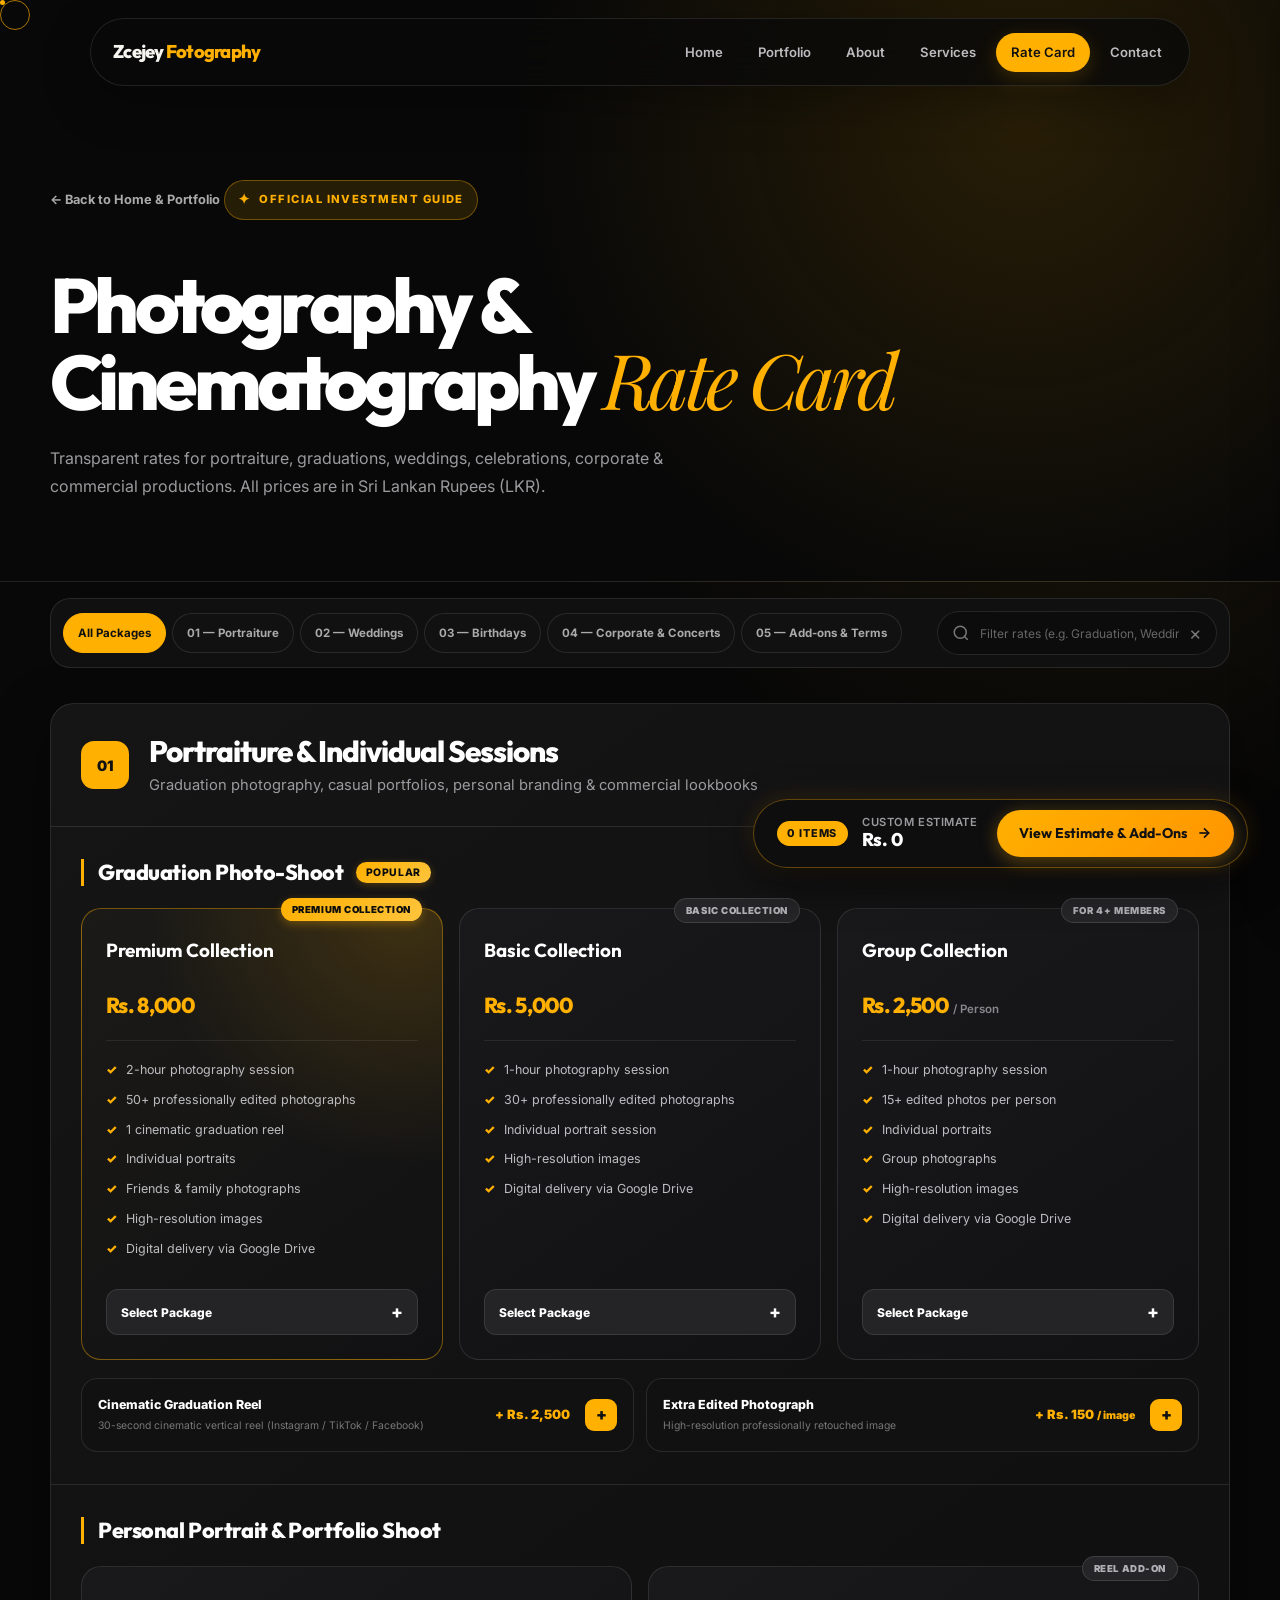
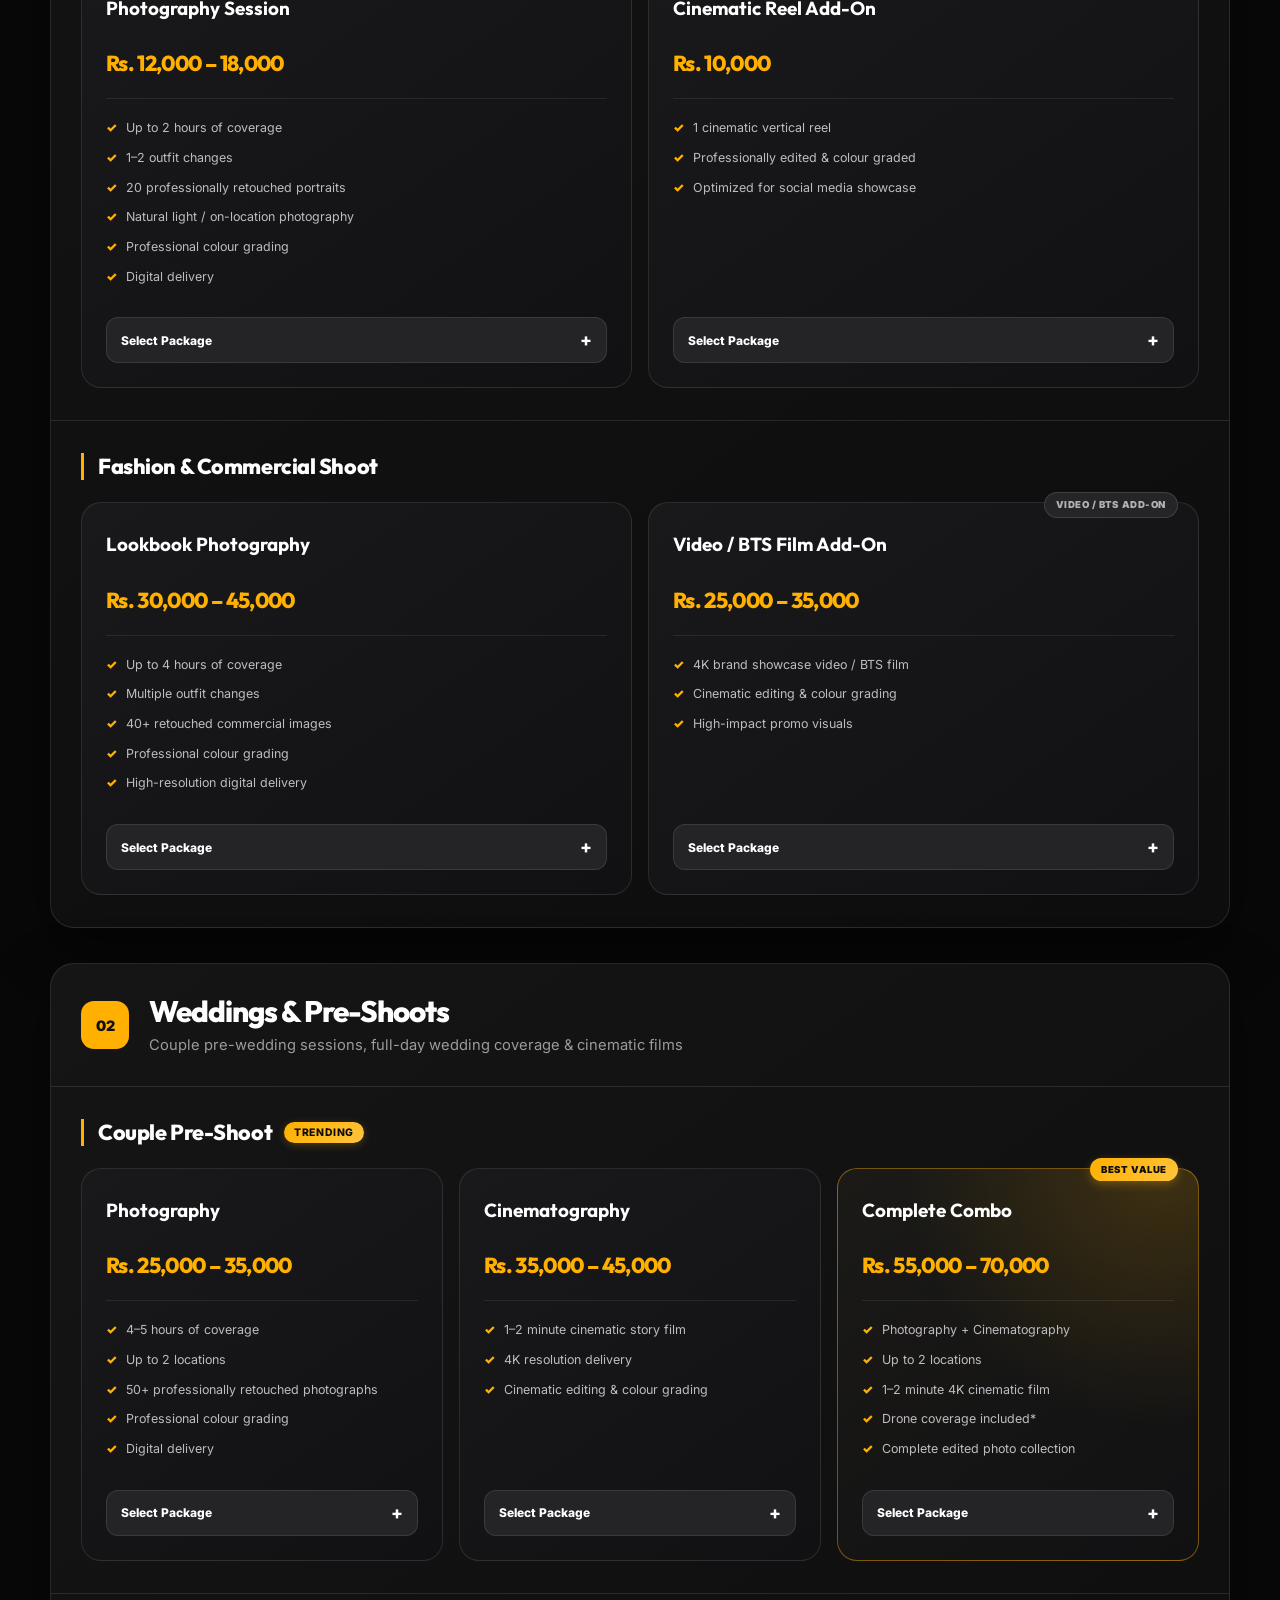
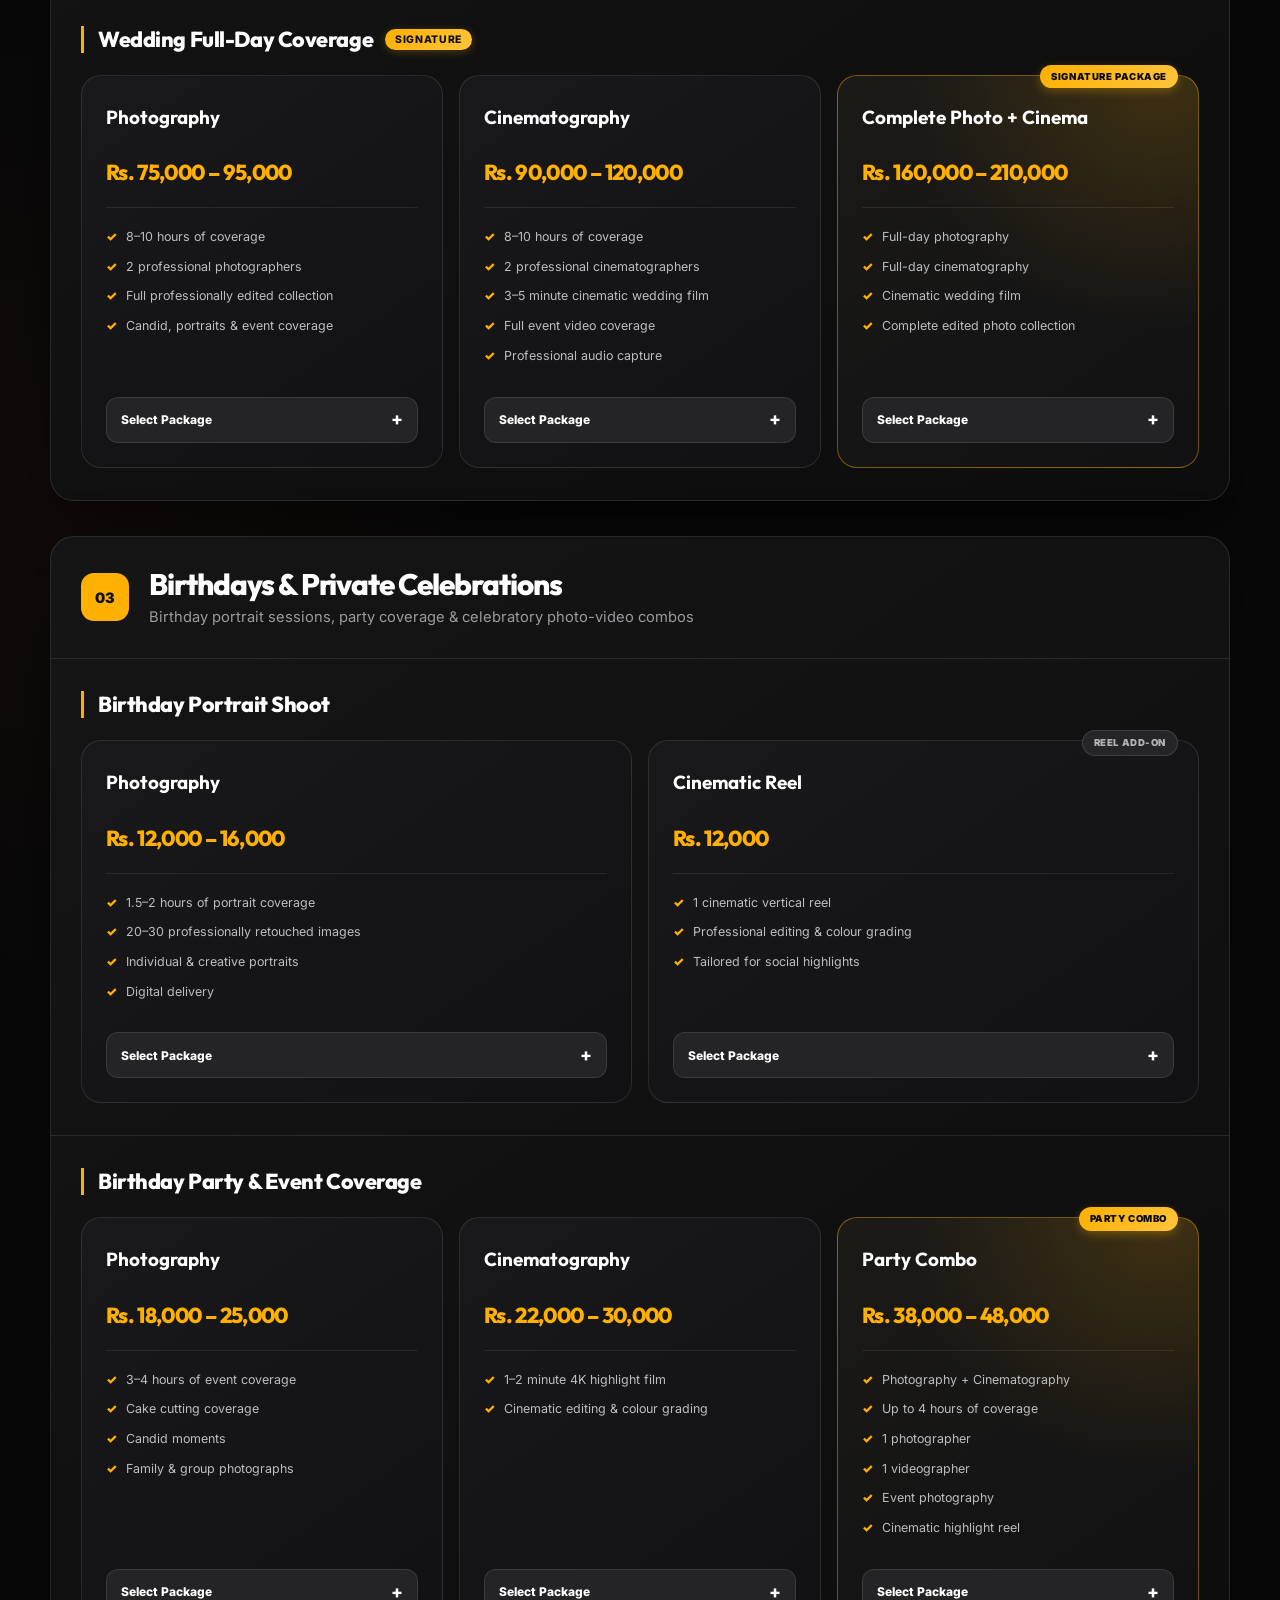
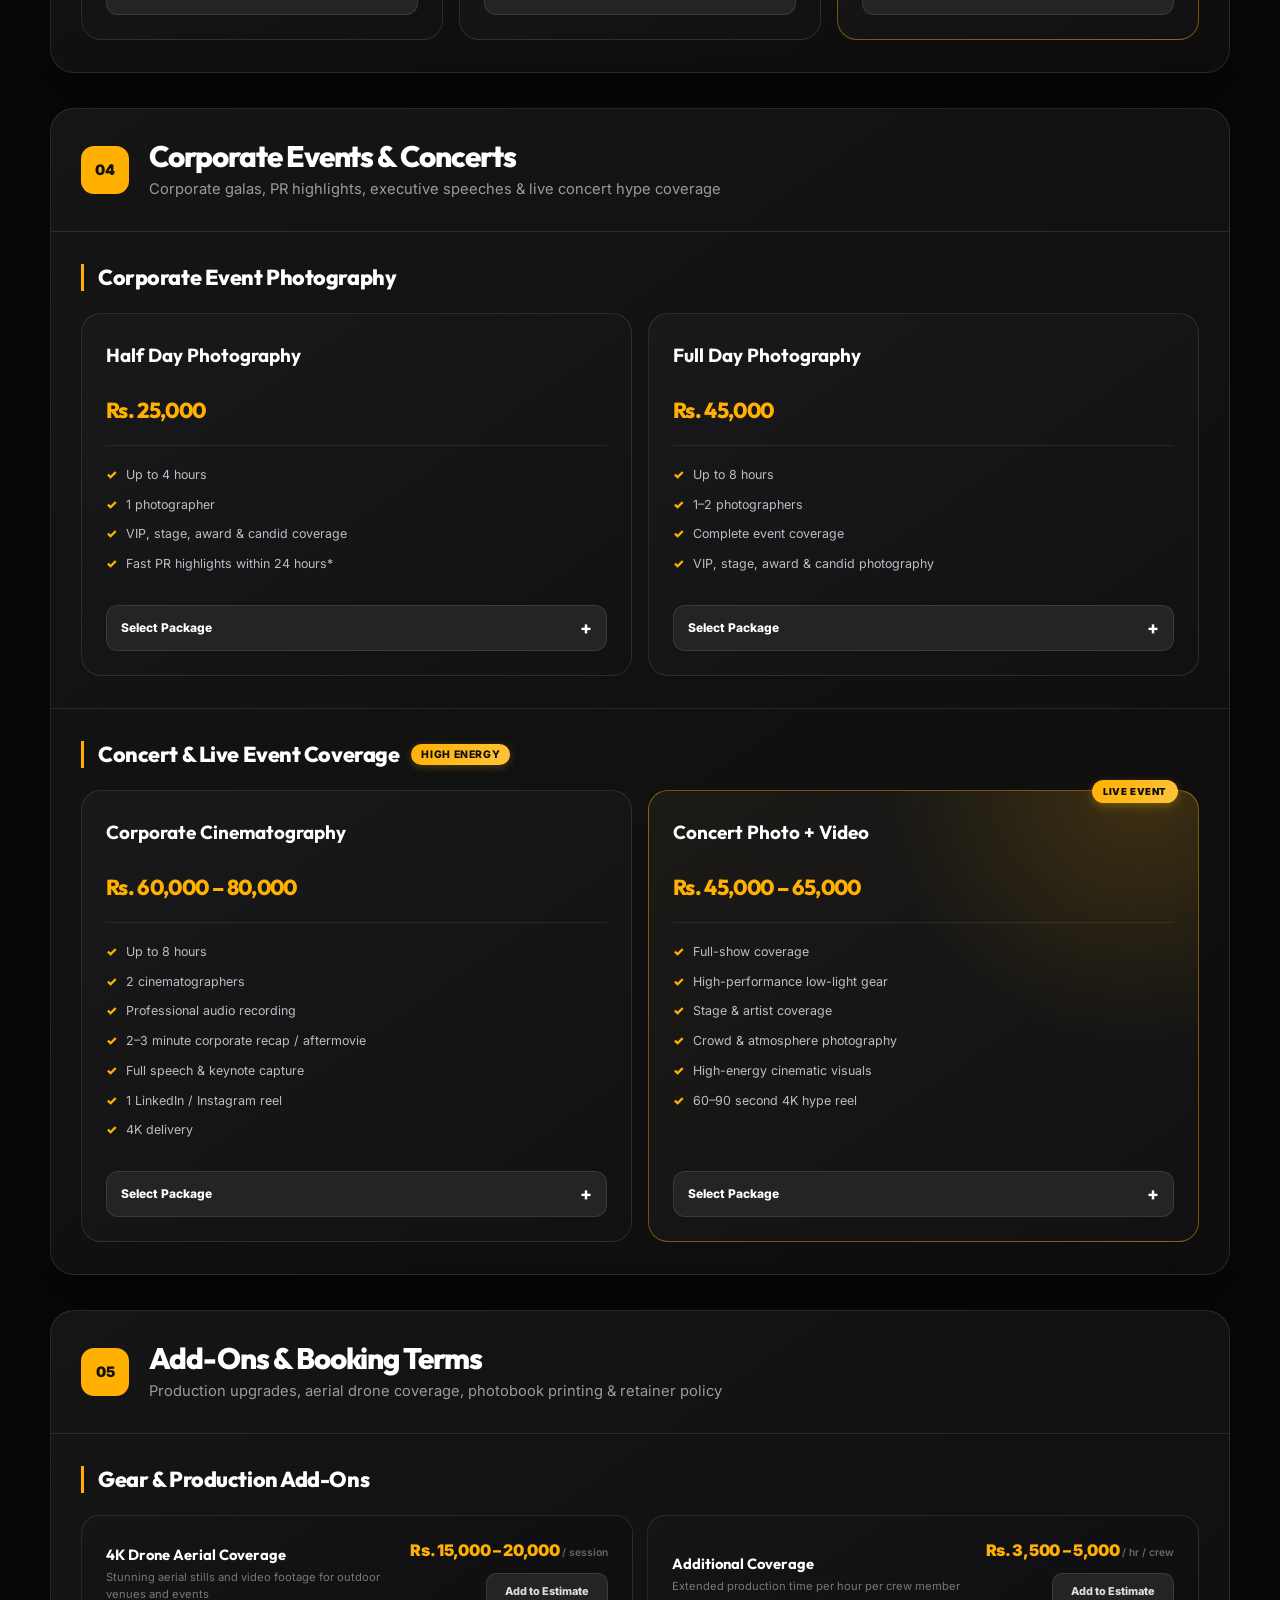
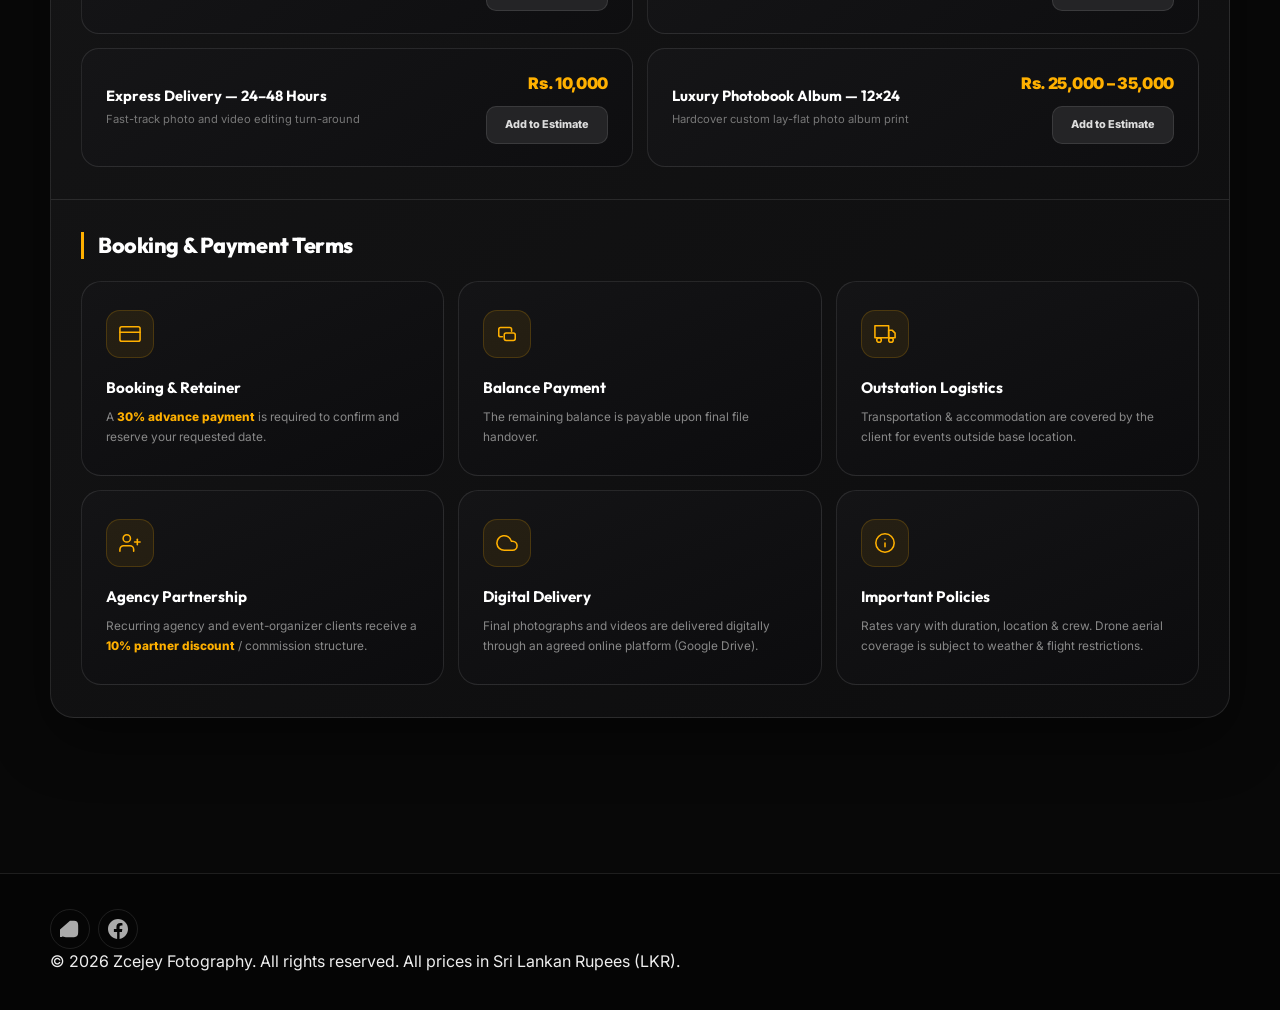
<file: rate-card.html>
<!DOCTYPE html>
<html lang="en">

<head>
  <meta charset="UTF-8">
  <meta name="viewport" content="width=device-width, initial-scale=1.0">
  <meta name="description"
    content="Official Photography & Cinematography Rate Card for Zcejey Fotography. Rates for graduation, portraits, weddings, birthdays, corporate and commercial lookbooks in Sri Lanka.">
  <meta name="keywords"
    content="Zcejey Fotography rate card, photography prices Sri Lanka, wedding photography rates LKR, graduation photoshoot prices, videography rate card">
  <title>Rate Card & Investment — Zcejey Fotography</title>

  <!-- Google Fonts -->
  <link rel="preconnect" href="https://fonts.googleapis.com">
  <link rel="preconnect" href="https://fonts.gstatic.com" crossorigin>
  <link
    href="https://fonts.googleapis.com/css2?family=Inter:wght@300;400;500;600;700&family=Outfit:wght@400;500;600;700;800;900&family=Playfair+Display:ital,wght@0,400;0,500;0,600;1,400&display=swap"
    rel="stylesheet">

  <link rel="stylesheet" href="styles.css">
</head>

<body>
  <!-- Custom Interactive Cursor -->
  <div class="custom-cursor" id="customCursor"></div>
  <div class="custom-cursor-dot" id="customCursorDot"></div>

  <!-- Floating Capsule Navigation -->
  <nav class="navbar" id="navbar">
    <div class="nav-container">
      <a href="index.html" class="logo">Zcejey <span>Fotography</span></a>
      <ul class="nav-links" id="navLinks">
        <li><a href="index.html#home" class="nav-link-item">Home</a></li>
        <li><a href="index.html#portfolio" class="nav-link-item">Portfolio</a></li>
        <li><a href="index.html#about" class="nav-link-item">About</a></li>
        <li><a href="index.html#services" class="nav-link-item">Services</a></li>
        <li><a href="rate-card.html" class="nav-link-item active">Rate Card</a></li>
        <li><a href="index.html#contact" class="nav-link-item">Contact</a></li>
      </ul>
      <div class="mobile-menu-toggle" id="mobileMenuToggle">
        <span></span>
        <span></span>
        <span></span>
      </div>
    </div>
  </nav>

  <!-- Rate Card Header Section -->
  <section class="rc-page-header">
    <div class="container">
      <div class="rc-header-content reveal">
        <a href="index.html" class="rc-back-link">← Back to Home & Portfolio</a>
        <div class="hero-badge"><span>✦</span> OFFICIAL INVESTMENT GUIDE</div>
        <h1 class="rc-page-title">Photography & Cinematography <em>Rate Card</em></h1>
        <p class="rc-page-subtitle">Transparent rates for portraiture, graduations, weddings, celebrations, corporate & commercial productions. All prices are in Sri Lankan Rupees (LKR).</p>
      </div>
    </div>
  </section>

  <!-- Main Rate Card Section -->
  <section class="section rate-card-section" id="rate-card" style="padding-top: 1rem;">
    <div class="container">

      <!-- Category Navigation Pills & Quick Search -->
      <div class="rc-controls-wrap reveal">
        <div class="rc-category-pills">
          <button class="rc-pill active" data-rc-category="all">All Packages</button>
          <button class="rc-pill" data-rc-category="01-portraiture">01 — Portraiture</button>
          <button class="rc-pill" data-rc-category="02-weddings">02 — Weddings</button>
          <button class="rc-pill" data-rc-category="03-birthdays">03 — Birthdays</button>
          <button class="rc-pill" data-rc-category="04-corporate">04 — Corporate & Concerts</button>
          <button class="rc-pill" data-rc-category="05-addons">05 — Add-ons & Terms</button>
        </div>

        <div class="rc-search-box">
          <svg class="rc-search-icon" width="18" height="18" viewBox="0 0 24 24" fill="none" stroke="currentColor" stroke-width="2">
            <circle cx="11" cy="11" r="8"></circle>
            <line x1="21" y1="21" x2="16.65" y2="16.65"></line>
          </svg>
          <input type="text" id="rcSearchInput" placeholder="Filter rates (e.g. Graduation, Wedding, Drone, Reel, Corporate)...">
          <button class="rc-search-clear" id="rcSearchClear" aria-label="Clear search">&times;</button>
        </div>
      </div>

      <!-- Rate Card Categories Container -->
      <div class="rc-categories-container">

        <!-- ==================== 01 — PORTRAITURE & INDIVIDUAL SESSIONS ==================== -->
        <div class="rc-category-block reveal" data-rc-cat="01-portraiture">
          <div class="rc-block-header">
            <span class="rc-cat-num">01</span>
            <div class="rc-cat-title-group">
              <h3 class="rc-cat-title">Portraiture & Individual Sessions</h3>
              <p class="rc-cat-desc">Graduation photography, casual portfolios, personal branding & commercial lookbooks</p>
            </div>
          </div>

          <!-- Graduation Photo-Shoot -->
          <div class="rc-group">
            <div class="rc-group-label">
              <span>Graduation Photo-Shoot</span>
              <span class="rc-group-badge">Popular</span>
            </div>

            <div class="rc-grid rc-grid-3">
              <!-- Premium Collection -->
              <div class="rc-card rc-card-featured" data-package-id="grad-premium" data-package-name="Graduation — Premium Collection" data-package-price="8000" data-search-terms="graduation premium 8000 2-hour photography 50+ photos reel family portraits google drive">
                <div class="rc-card-badge">PREMIUM COLLECTION</div>
                <div class="rc-card-header">
                  <h4 class="rc-card-title">Premium Collection</h4>
                  <div class="rc-card-price">Rs. 8,000</div>
                </div>
                <div class="rc-card-body">
                  <ul class="rc-feature-list">
                    <li><span class="rc-check">✓</span> 2-hour photography session</li>
                    <li><span class="rc-check">✓</span> 50+ professionally edited photographs</li>
                    <li><span class="rc-check">✓</span> 1 cinematic graduation reel</li>
                    <li><span class="rc-check">✓</span> Individual portraits</li>
                    <li><span class="rc-check">✓</span> Friends & family photographs</li>
                    <li><span class="rc-check">✓</span> High-resolution images</li>
                    <li><span class="rc-check">✓</span> Digital delivery via Google Drive</li>
                  </ul>
                </div>
                <div class="rc-card-footer">
                  <button class="rc-select-btn" data-rc-action="select">
                    <span class="btn-text">Select Package</span>
                    <span class="btn-icon">+</span>
                  </button>
                </div>
              </div>

              <!-- Basic Collection -->
              <div class="rc-card" data-package-id="grad-basic" data-package-name="Graduation — Basic Collection" data-package-price="5000" data-search-terms="graduation basic 5000 1-hour 30+ photos individual portraits google drive">
                <div class="rc-card-badge muted">BASIC COLLECTION</div>
                <div class="rc-card-header">
                  <h4 class="rc-card-title">Basic Collection</h4>
                  <div class="rc-card-price">Rs. 5,000</div>
                </div>
                <div class="rc-card-body">
                  <ul class="rc-feature-list">
                    <li><span class="rc-check">✓</span> 1-hour photography session</li>
                    <li><span class="rc-check">✓</span> 30+ professionally edited photographs</li>
                    <li><span class="rc-check">✓</span> Individual portrait session</li>
                    <li><span class="rc-check">✓</span> High-resolution images</li>
                    <li><span class="rc-check">✓</span> Digital delivery via Google Drive</li>
                  </ul>
                </div>
                <div class="rc-card-footer">
                  <button class="rc-select-btn" data-rc-action="select">
                    <span class="btn-text">Select Package</span>
                    <span class="btn-icon">+</span>
                  </button>
                </div>
              </div>

              <!-- Group Collection -->
              <div class="rc-card" data-package-id="grad-group" data-package-name="Graduation — Group Collection" data-package-price="2500" data-price-unit="per person (4+ members)" data-search-terms="graduation group 2500 person 4+ members 15+ photos individual group google drive">
                <div class="rc-card-badge muted">FOR 4+ MEMBERS</div>
                <div class="rc-card-header">
                  <h4 class="rc-card-title">Group Collection</h4>
                  <div class="rc-card-price">Rs. 2,500 <span class="rc-price-sub">/ Person</span></div>
                </div>
                <div class="rc-card-body">
                  <ul class="rc-feature-list">
                    <li><span class="rc-check">✓</span> 1-hour photography session</li>
                    <li><span class="rc-check">✓</span> 15+ edited photos per person</li>
                    <li><span class="rc-check">✓</span> Individual portraits</li>
                    <li><span class="rc-check">✓</span> Group photographs</li>
                    <li><span class="rc-check">✓</span> High-resolution images</li>
                    <li><span class="rc-check">✓</span> Digital delivery via Google Drive</li>
                  </ul>
                </div>
                <div class="rc-card-footer">
                  <button class="rc-select-btn" data-rc-action="select">
                    <span class="btn-text">Select Package</span>
                    <span class="btn-icon">+</span>
                  </button>
                </div>
              </div>
            </div>

            <!-- Graduation Add-Ons -->
            <div class="rc-addons-row">
              <div class="rc-addon-chip" data-addon-id="grad-reel" data-addon-name="Cinematic Graduation Reel" data-addon-price="2500">
                <div class="rc-addon-info">
                  <span class="rc-addon-title">Cinematic Graduation Reel</span>
                  <span class="rc-addon-sub">30-second cinematic vertical reel (Instagram / TikTok / Facebook)</span>
                </div>
                <div class="rc-addon-cost">+ Rs. 2,500</div>
                <button class="rc-addon-btn" data-rc-action="toggle-addon">+</button>
              </div>

              <div class="rc-addon-chip" data-addon-id="extra-photo" data-addon-name="Extra Edited Photograph" data-addon-price="150">
                <div class="rc-addon-info">
                  <span class="rc-addon-title">Extra Edited Photograph</span>
                  <span class="rc-addon-sub">High-resolution professionally retouched image</span>
                </div>
                <div class="rc-addon-cost">+ Rs. 150 <small>/ image</small></div>
                <button class="rc-addon-btn" data-rc-action="toggle-addon">+</button>
              </div>
            </div>
          </div>

          <!-- Personal Portrait & Portfolio Shoot -->
          <div class="rc-group">
            <div class="rc-group-label">
              <span>Personal Portrait & Portfolio Shoot</span>
            </div>
            <div class="rc-grid rc-grid-2">
              <div class="rc-card" data-package-id="casual-portrait" data-package-name="Casual Portrait / Portfolio Session" data-package-price="12000-18000" data-search-terms="casual portrait portfolio 12000 18000 2 hours outfit changes retouched natural light color grading">
                <div class="rc-card-header">
                  <h4 class="rc-card-title">Photography Session</h4>
                  <div class="rc-card-price">Rs. 12,000 – 18,000</div>
                </div>
                <div class="rc-card-body">
                  <ul class="rc-feature-list">
                    <li><span class="rc-check">✓</span> Up to 2 hours of coverage</li>
                    <li><span class="rc-check">✓</span> 1–2 outfit changes</li>
                    <li><span class="rc-check">✓</span> 20 professionally retouched portraits</li>
                    <li><span class="rc-check">✓</span> Natural light / on-location photography</li>
                    <li><span class="rc-check">✓</span> Professional colour grading</li>
                    <li><span class="rc-check">✓</span> Digital delivery</li>
                  </ul>
                </div>
                <div class="rc-card-footer">
                  <button class="rc-select-btn" data-rc-action="select">
                    <span class="btn-text">Select Package</span>
                    <span class="btn-icon">+</span>
                  </button>
                </div>
              </div>

              <div class="rc-card" data-package-id="casual-reel-addon" data-package-name="Casual Portrait — Cinematic Reel Add-On" data-package-price="10000" data-search-terms="casual portrait reel addon 10000 1 cinematic vertical reel color graded">
                <div class="rc-card-badge muted">REEL ADD-ON</div>
                <div class="rc-card-header">
                  <h4 class="rc-card-title">Cinematic Reel Add-On</h4>
                  <div class="rc-card-price">Rs. 10,000</div>
                </div>
                <div class="rc-card-body">
                  <ul class="rc-feature-list">
                    <li><span class="rc-check">✓</span> 1 cinematic vertical reel</li>
                    <li><span class="rc-check">✓</span> Professionally edited & colour graded</li>
                    <li><span class="rc-check">✓</span> Optimized for social media showcase</li>
                  </ul>
                </div>
                <div class="rc-card-footer">
                  <button class="rc-select-btn" data-rc-action="select">
                    <span class="btn-text">Select Package</span>
                    <span class="btn-icon">+</span>
                  </button>
                </div>
              </div>
            </div>
          </div>

          <!-- Fashion & Commercial Shoot -->
          <div class="rc-group">
            <div class="rc-group-label">
              <span>Fashion & Commercial Shoot</span>
            </div>
            <div class="rc-grid rc-grid-2">
              <div class="rc-card" data-package-id="lookbook-photo" data-package-name="Fashion & Commercial Lookbook — Photography" data-package-price="30000-45000" data-search-terms="fashion commercial lookbook 30000 45000 4 hours outfit changes 40+ retouched commercial images color grading">
                <div class="rc-card-header">
                  <h4 class="rc-card-title">Lookbook Photography</h4>
                  <div class="rc-card-price">Rs. 30,000 – 45,000</div>
                </div>
                <div class="rc-card-body">
                  <ul class="rc-feature-list">
                    <li><span class="rc-check">✓</span> Up to 4 hours of coverage</li>
                    <li><span class="rc-check">✓</span> Multiple outfit changes</li>
                    <li><span class="rc-check">✓</span> 40+ retouched commercial images</li>
                    <li><span class="rc-check">✓</span> Professional colour grading</li>
                    <li><span class="rc-check">✓</span> High-resolution digital delivery</li>
                  </ul>
                </div>
                <div class="rc-card-footer">
                  <button class="rc-select-btn" data-rc-action="select">
                    <span class="btn-text">Select Package</span>
                    <span class="btn-icon">+</span>
                  </button>
                </div>
              </div>

              <div class="rc-card" data-package-id="lookbook-bts" data-package-name="Fashion Lookbook — Video / BTS Add-On" data-package-price="25000-35000" data-search-terms="lookbook video bts brand showcase 4K film 25000 35000">
                <div class="rc-card-badge muted">VIDEO / BTS ADD-ON</div>
                <div class="rc-card-header">
                  <h4 class="rc-card-title">Video / BTS Film Add-On</h4>
                  <div class="rc-card-price">Rs. 25,000 – 35,000</div>
                </div>
                <div class="rc-card-body">
                  <ul class="rc-feature-list">
                    <li><span class="rc-check">✓</span> 4K brand showcase video / BTS film</li>
                    <li><span class="rc-check">✓</span> Cinematic editing & colour grading</li>
                    <li><span class="rc-check">✓</span> High-impact promo visuals</li>
                  </ul>
                </div>
                <div class="rc-card-footer">
                  <button class="rc-select-btn" data-rc-action="select">
                    <span class="btn-text">Select Package</span>
                    <span class="btn-icon">+</span>
                  </button>
                </div>
              </div>
            </div>
          </div>
        </div>

        <!-- ==================== 02 — WEDDINGS & PRE-SHOOTS ==================== -->
        <div class="rc-category-block reveal" data-rc-cat="02-weddings">
          <div class="rc-block-header">
            <span class="rc-cat-num">02</span>
            <div class="rc-cat-title-group">
              <h3 class="rc-cat-title">Weddings & Pre-Shoots</h3>
              <p class="rc-cat-desc">Couple pre-wedding sessions, full-day wedding coverage & cinematic films</p>
            </div>
          </div>

          <!-- Couple Pre-Shoot -->
          <div class="rc-group">
            <div class="rc-group-label">
              <span>Couple Pre-Shoot</span>
              <span class="rc-group-badge">Trending</span>
            </div>
            <div class="rc-grid rc-grid-3">
              <div class="rc-card" data-package-id="preshoot-photo" data-package-name="Couple Pre-Shoot — Photography" data-package-price="25000-35000" data-search-terms="couple pre-shoot photography 25000 35000 4-5 hours 2 locations 50+ photos color grading">
                <div class="rc-card-header">
                  <h4 class="rc-card-title">Photography</h4>
                  <div class="rc-card-price">Rs. 25,000 – 35,000</div>
                </div>
                <div class="rc-card-body">
                  <ul class="rc-feature-list">
                    <li><span class="rc-check">✓</span> 4–5 hours of coverage</li>
                    <li><span class="rc-check">✓</span> Up to 2 locations</li>
                    <li><span class="rc-check">✓</span> 50+ professionally retouched photographs</li>
                    <li><span class="rc-check">✓</span> Professional colour grading</li>
                    <li><span class="rc-check">✓</span> Digital delivery</li>
                  </ul>
                </div>
                <div class="rc-card-footer">
                  <button class="rc-select-btn" data-rc-action="select">
                    <span class="btn-text">Select Package</span>
                    <span class="btn-icon">+</span>
                  </button>
                </div>
              </div>

              <div class="rc-card" data-package-id="preshoot-cinema" data-package-name="Couple Pre-Shoot — Cinematography" data-package-price="35000-45000" data-search-terms="couple pre-shoot cinematography 35000 45000 1-2 min 4K film story film editing">
                <div class="rc-card-header">
                  <h4 class="rc-card-title">Cinematography</h4>
                  <div class="rc-card-price">Rs. 35,000 – 45,000</div>
                </div>
                <div class="rc-card-body">
                  <ul class="rc-feature-list">
                    <li><span class="rc-check">✓</span> 1–2 minute cinematic story film</li>
                    <li><span class="rc-check">✓</span> 4K resolution delivery</li>
                    <li><span class="rc-check">✓</span> Cinematic editing & colour grading</li>
                  </ul>
                </div>
                <div class="rc-card-footer">
                  <button class="rc-select-btn" data-rc-action="select">
                    <span class="btn-text">Select Package</span>
                    <span class="btn-icon">+</span>
                  </button>
                </div>
              </div>

              <div class="rc-card rc-card-featured" data-package-id="preshoot-combo" data-package-name="Couple Pre-Shoot — Complete Combo" data-package-price="55000-70000" data-search-terms="pre-shoot combo photography cinematography 55000 70000 2 locations drone story film">
                <div class="rc-card-badge">BEST VALUE</div>
                <div class="rc-card-header">
                  <h4 class="rc-card-title">Complete Combo</h4>
                  <div class="rc-card-price">Rs. 55,000 – 70,000</div>
                </div>
                <div class="rc-card-body">
                  <ul class="rc-feature-list">
                    <li><span class="rc-check">✓</span> Photography + Cinematography</li>
                    <li><span class="rc-check">✓</span> Up to 2 locations</li>
                    <li><span class="rc-check">✓</span> 1–2 minute 4K cinematic film</li>
                    <li><span class="rc-check">✓</span> Drone coverage included*</li>
                    <li><span class="rc-check">✓</span> Complete edited photo collection</li>
                  </ul>
                </div>
                <div class="rc-card-footer">
                  <button class="rc-select-btn" data-rc-action="select">
                    <span class="btn-text">Select Package</span>
                    <span class="btn-icon">+</span>
                  </button>
                </div>
              </div>
            </div>
          </div>

          <!-- Wedding Full-Day Coverage -->
          <div class="rc-group">
            <div class="rc-group-label">
              <span>Wedding Full-Day Coverage</span>
              <span class="rc-group-badge">Signature</span>
            </div>
            <div class="rc-grid rc-grid-3">
              <div class="rc-card" data-package-id="wedding-photo" data-package-name="Wedding — Full Day Photography" data-package-price="75000-95000" data-search-terms="wedding photography 75000 95000 8-10 hours 2 photographers candid portraits event">
                <div class="rc-card-header">
                  <h4 class="rc-card-title">Photography</h4>
                  <div class="rc-card-price">Rs. 75,000 – 95,000</div>
                </div>
                <div class="rc-card-body">
                  <ul class="rc-feature-list">
                    <li><span class="rc-check">✓</span> 8–10 hours of coverage</li>
                    <li><span class="rc-check">✓</span> 2 professional photographers</li>
                    <li><span class="rc-check">✓</span> Full professionally edited collection</li>
                    <li><span class="rc-check">✓</span> Candid, portraits & event coverage</li>
                  </ul>
                </div>
                <div class="rc-card-footer">
                  <button class="rc-select-btn" data-rc-action="select">
                    <span class="btn-text">Select Package</span>
                    <span class="btn-icon">+</span>
                  </button>
                </div>
              </div>

              <div class="rc-card" data-package-id="wedding-cinema" data-package-name="Wedding — Full Day Cinematography" data-package-price="90000-120000" data-search-terms="wedding cinematography 90000 120000 8-10 hours 2 cinematographers 3-5 min film audio capture">
                <div class="rc-card-header">
                  <h4 class="rc-card-title">Cinematography</h4>
                  <div class="rc-card-price">Rs. 90,000 – 120,000</div>
                </div>
                <div class="rc-card-body">
                  <ul class="rc-feature-list">
                    <li><span class="rc-check">✓</span> 8–10 hours of coverage</li>
                    <li><span class="rc-check">✓</span> 2 professional cinematographers</li>
                    <li><span class="rc-check">✓</span> 3–5 minute cinematic wedding film</li>
                    <li><span class="rc-check">✓</span> Full event video coverage</li>
                    <li><span class="rc-check">✓</span> Professional audio capture</li>
                  </ul>
                </div>
                <div class="rc-card-footer">
                  <button class="rc-select-btn" data-rc-action="select">
                    <span class="btn-text">Select Package</span>
                    <span class="btn-icon">+</span>
                  </button>
                </div>
              </div>

              <div class="rc-card rc-card-featured" data-package-id="wedding-complete" data-package-name="Wedding — Complete Photo + Cinema" data-package-price="160000-210000" data-search-terms="wedding complete photo cinema 160000 210000 full-day photo cinematography wedding film">
                <div class="rc-card-badge">SIGNATURE PACKAGE</div>
                <div class="rc-card-header">
                  <h4 class="rc-card-title">Complete Photo + Cinema</h4>
                  <div class="rc-card-price">Rs. 160,000 – 210,000</div>
                </div>
                <div class="rc-card-body">
                  <ul class="rc-feature-list">
                    <li><span class="rc-check">✓</span> Full-day photography</li>
                    <li><span class="rc-check">✓</span> Full-day cinematography</li>
                    <li><span class="rc-check">✓</span> Cinematic wedding film</li>
                    <li><span class="rc-check">✓</span> Complete edited photo collection</li>
                  </ul>
                </div>
                <div class="rc-card-footer">
                  <button class="rc-select-btn" data-rc-action="select">
                    <span class="btn-text">Select Package</span>
                    <span class="btn-icon">+</span>
                  </button>
                </div>
              </div>
            </div>
          </div>
        </div>

        <!-- ==================== 03 — BIRTHDAYS & PRIVATE CELEBRATIONS ==================== -->
        <div class="rc-category-block reveal" data-rc-cat="03-birthdays">
          <div class="rc-block-header">
            <span class="rc-cat-num">03</span>
            <div class="rc-cat-title-group">
              <h3 class="rc-cat-title">Birthdays & Private Celebrations</h3>
              <p class="rc-cat-desc">Birthday portrait sessions, party coverage & celebratory photo-video combos</p>
            </div>
          </div>

          <!-- Birthday Portrait Shoot -->
          <div class="rc-group">
            <div class="rc-group-label">
              <span>Birthday Portrait Shoot</span>
            </div>
            <div class="rc-grid rc-grid-2">
              <div class="rc-card" data-package-id="bday-portrait" data-package-name="Birthday Portrait Session" data-package-price="12000-16000" data-search-terms="birthday portrait session 12000 16000 1.5-2 hours 20-30 retouched images">
                <div class="rc-card-header">
                  <h4 class="rc-card-title">Photography</h4>
                  <div class="rc-card-price">Rs. 12,000 – 16,000</div>
                </div>
                <div class="rc-card-body">
                  <ul class="rc-feature-list">
                    <li><span class="rc-check">✓</span> 1.5–2 hours of portrait coverage</li>
                    <li><span class="rc-check">✓</span> 20–30 professionally retouched images</li>
                    <li><span class="rc-check">✓</span> Individual & creative portraits</li>
                    <li><span class="rc-check">✓</span> Digital delivery</li>
                  </ul>
                </div>
                <div class="rc-card-footer">
                  <button class="rc-select-btn" data-rc-action="select">
                    <span class="btn-text">Select Package</span>
                    <span class="btn-icon">+</span>
                  </button>
                </div>
              </div>

              <div class="rc-card" data-package-id="bday-reel" data-package-name="Birthday — Cinematic Reel Add-On" data-package-price="12000" data-search-terms="birthday cinematic reel 12000 vertical reel color grading">
                <div class="rc-card-badge muted">REEL ADD-ON</div>
                <div class="rc-card-header">
                  <h4 class="rc-card-title">Cinematic Reel</h4>
                  <div class="rc-card-price">Rs. 12,000</div>
                </div>
                <div class="rc-card-body">
                  <ul class="rc-feature-list">
                    <li><span class="rc-check">✓</span> 1 cinematic vertical reel</li>
                    <li><span class="rc-check">✓</span> Professional editing & colour grading</li>
                    <li><span class="rc-check">✓</span> Tailored for social highlights</li>
                  </ul>
                </div>
                <div class="rc-card-footer">
                  <button class="rc-select-btn" data-rc-action="select">
                    <span class="btn-text">Select Package</span>
                    <span class="btn-icon">+</span>
                  </button>
                </div>
              </div>
            </div>
          </div>

          <!-- Birthday Party & Event Coverage -->
          <div class="rc-group">
            <div class="rc-group-label">
              <span>Birthday Party & Event Coverage</span>
            </div>
            <div class="rc-grid rc-grid-3">
              <div class="rc-card" data-package-id="bday-party-photo" data-package-name="Birthday Party — Photography" data-package-price="18000-25000" data-search-terms="birthday party event photography 18000 25000 3-4 hours cake cutting candid family group">
                <div class="rc-card-header">
                  <h4 class="rc-card-title">Photography</h4>
                  <div class="rc-card-price">Rs. 18,000 – 25,000</div>
                </div>
                <div class="rc-card-body">
                  <ul class="rc-feature-list">
                    <li><span class="rc-check">✓</span> 3–4 hours of event coverage</li>
                    <li><span class="rc-check">✓</span> Cake cutting coverage</li>
                    <li><span class="rc-check">✓</span> Candid moments</li>
                    <li><span class="rc-check">✓</span> Family & group photographs</li>
                  </ul>
                </div>
                <div class="rc-card-footer">
                  <button class="rc-select-btn" data-rc-action="select">
                    <span class="btn-text">Select Package</span>
                    <span class="btn-icon">+</span>
                  </button>
                </div>
              </div>

              <div class="rc-card" data-package-id="bday-party-cinema" data-package-name="Birthday Party — Cinematography" data-package-price="22000-30000" data-search-terms="birthday party cinematography 22000 30000 1-2 min 4K highlight film">
                <div class="rc-card-header">
                  <h4 class="rc-card-title">Cinematography</h4>
                  <div class="rc-card-price">Rs. 22,000 – 30,000</div>
                </div>
                <div class="rc-card-body">
                  <ul class="rc-feature-list">
                    <li><span class="rc-check">✓</span> 1–2 minute 4K highlight film</li>
                    <li><span class="rc-check">✓</span> Cinematic editing & colour grading</li>
                  </ul>
                </div>
                <div class="rc-card-footer">
                  <button class="rc-select-btn" data-rc-action="select">
                    <span class="btn-text">Select Package</span>
                    <span class="btn-icon">+</span>
                  </button>
                </div>
              </div>

              <div class="rc-card rc-card-featured" data-package-id="bday-party-combo" data-package-name="Birthday Party — Party Combo" data-package-price="38000-48000" data-search-terms="party combo photography cinematography 38000 48000 4 hours photographer videographer highlight reel">
                <div class="rc-card-badge">PARTY COMBO</div>
                <div class="rc-card-header">
                  <h4 class="rc-card-title">Party Combo</h4>
                  <div class="rc-card-price">Rs. 38,000 – 48,000</div>
                </div>
                <div class="rc-card-body">
                  <ul class="rc-feature-list">
                    <li><span class="rc-check">✓</span> Photography + Cinematography</li>
                    <li><span class="rc-check">✓</span> Up to 4 hours of coverage</li>
                    <li><span class="rc-check">✓</span> 1 photographer</li>
                    <li><span class="rc-check">✓</span> 1 videographer</li>
                    <li><span class="rc-check">✓</span> Event photography</li>
                    <li><span class="rc-check">✓</span> Cinematic highlight reel</li>
                  </ul>
                </div>
                <div class="rc-card-footer">
                  <button class="rc-select-btn" data-rc-action="select">
                    <span class="btn-text">Select Package</span>
                    <span class="btn-icon">+</span>
                  </button>
                </div>
              </div>
            </div>
          </div>
        </div>

        <!-- ==================== 04 — CORPORATE EVENTS & CONCERTS ==================== -->
        <div class="rc-category-block reveal" data-rc-cat="04-corporate">
          <div class="rc-block-header">
            <span class="rc-cat-num">04</span>
            <div class="rc-cat-title-group">
              <h3 class="rc-cat-title">Corporate Events & Concerts</h3>
              <p class="rc-cat-desc">Corporate galas, PR highlights, executive speeches & live concert hype coverage</p>
            </div>
          </div>

          <!-- Corporate Event Photography -->
          <div class="rc-group">
            <div class="rc-group-label">
              <span>Corporate Event Photography</span>
            </div>
            <div class="rc-grid rc-grid-2">
              <div class="rc-card" data-package-id="corp-photo-half" data-package-name="Corporate Event — Half Day Photography" data-package-price="25000" data-search-terms="corporate event photography half day 25000 4 hours 1 photographer VIP stage award candid PR highlights">
                <div class="rc-card-header">
                  <h4 class="rc-card-title">Half Day Photography</h4>
                  <div class="rc-card-price">Rs. 25,000</div>
                </div>
                <div class="rc-card-body">
                  <ul class="rc-feature-list">
                    <li><span class="rc-check">✓</span> Up to 4 hours</li>
                    <li><span class="rc-check">✓</span> 1 photographer</li>
                    <li><span class="rc-check">✓</span> VIP, stage, award & candid coverage</li>
                    <li><span class="rc-check">✓</span> Fast PR highlights within 24 hours*</li>
                  </ul>
                </div>
                <div class="rc-card-footer">
                  <button class="rc-select-btn" data-rc-action="select">
                    <span class="btn-text">Select Package</span>
                    <span class="btn-icon">+</span>
                  </button>
                </div>
              </div>

              <div class="rc-card" data-package-id="corp-photo-full" data-package-name="Corporate Event — Full Day Photography" data-package-price="45000" data-search-terms="corporate event photography full day 45000 8 hours 1-2 photographers VIP stage award candid">
                <div class="rc-card-header">
                  <h4 class="rc-card-title">Full Day Photography</h4>
                  <div class="rc-card-price">Rs. 45,000</div>
                </div>
                <div class="rc-card-body">
                  <ul class="rc-feature-list">
                    <li><span class="rc-check">✓</span> Up to 8 hours</li>
                    <li><span class="rc-check">✓</span> 1–2 photographers</li>
                    <li><span class="rc-check">✓</span> Complete event coverage</li>
                    <li><span class="rc-check">✓</span> VIP, stage, award & candid photography</li>
                  </ul>
                </div>
                <div class="rc-card-footer">
                  <button class="rc-select-btn" data-rc-action="select">
                    <span class="btn-text">Select Package</span>
                    <span class="btn-icon">+</span>
                  </button>
                </div>
              </div>
            </div>
          </div>

          <!-- Concert & Live Event Coverage -->
          <div class="rc-group">
            <div class="rc-group-label">
              <span>Concert & Live Event Coverage</span>
              <span class="rc-group-badge">High Energy</span>
            </div>
            <div class="rc-grid rc-grid-2">
              <div class="rc-card" data-package-id="corp-cinema" data-package-name="Corporate Event — Cinematography" data-package-price="60000-80000" data-search-terms="corporate event cinematography 60000 80000 8 hours 2 cinematographers audio recap keynote speech reel 4K">
                <div class="rc-card-header">
                  <h4 class="rc-card-title">Corporate Cinematography</h4>
                  <div class="rc-card-price">Rs. 60,000 – 80,000</div>
                </div>
                <div class="rc-card-body">
                  <ul class="rc-feature-list">
                    <li><span class="rc-check">✓</span> Up to 8 hours</li>
                    <li><span class="rc-check">✓</span> 2 cinematographers</li>
                    <li><span class="rc-check">✓</span> Professional audio recording</li>
                    <li><span class="rc-check">✓</span> 2–3 minute corporate recap / aftermovie</li>
                    <li><span class="rc-check">✓</span> Full speech & keynote capture</li>
                    <li><span class="rc-check">✓</span> 1 LinkedIn / Instagram reel</li>
                    <li><span class="rc-check">✓</span> 4K delivery</li>
                  </ul>
                </div>
                <div class="rc-card-footer">
                  <button class="rc-select-btn" data-rc-action="select">
                    <span class="btn-text">Select Package</span>
                    <span class="btn-icon">+</span>
                  </button>
                </div>
              </div>

              <div class="rc-card rc-card-featured" data-package-id="concert-combo" data-package-name="Concert / Music Event — Photo + Video Package" data-package-price="45000-65000" data-search-terms="concert music event photo video package 45000 65000 full-show low-light stage artist crowd hype reel">
                <div class="rc-card-badge">LIVE EVENT</div>
                <div class="rc-card-header">
                  <h4 class="rc-card-title">Concert Photo + Video</h4>
                  <div class="rc-card-price">Rs. 45,000 – 65,000</div>
                </div>
                <div class="rc-card-body">
                  <ul class="rc-feature-list">
                    <li><span class="rc-check">✓</span> Full-show coverage</li>
                    <li><span class="rc-check">✓</span> High-performance low-light gear</li>
                    <li><span class="rc-check">✓</span> Stage & artist coverage</li>
                    <li><span class="rc-check">✓</span> Crowd & atmosphere photography</li>
                    <li><span class="rc-check">✓</span> High-energy cinematic visuals</li>
                    <li><span class="rc-check">✓</span> 60–90 second 4K hype reel</li>
                  </ul>
                </div>
                <div class="rc-card-footer">
                  <button class="rc-select-btn" data-rc-action="select">
                    <span class="btn-text">Select Package</span>
                    <span class="btn-icon">+</span>
                  </button>
                </div>
              </div>
            </div>
          </div>
        </div>

        <!-- ==================== 05 — ADD-ONS & GEAR UPGRADES ==================== -->
        <div class="rc-category-block reveal" data-rc-cat="05-addons">
          <div class="rc-block-header">
            <span class="rc-cat-num">05</span>
            <div class="rc-cat-title-group">
              <h3 class="rc-cat-title">Add-Ons & Booking Terms</h3>
              <p class="rc-cat-desc">Production upgrades, aerial drone coverage, photobook printing & retainer policy</p>
            </div>
          </div>

          <!-- Gear & Production Add-Ons -->
          <div class="rc-group">
            <div class="rc-group-label">
              <span>Gear & Production Add-Ons</span>
            </div>
            <div class="rc-addons-grid">
              <div class="rc-addon-card" data-addon-id="drone-4k" data-addon-name="4K Drone Aerial Coverage" data-addon-price="15000-20000" data-search-terms="4K drone aerial coverage 15000 20000 session">
                <div class="rc-addon-card-left">
                  <div class="rc-addon-card-title">4K Drone Aerial Coverage</div>
                  <div class="rc-addon-card-sub">Stunning aerial stills and video footage for outdoor venues and events</div>
                </div>
                <div class="rc-addon-card-right">
                  <span class="rc-addon-price-text">Rs. 15,000 – 20,000 <small>/ session</small></span>
                  <button class="rc-addon-toggle-btn" data-rc-action="toggle-addon">Add to Estimate</button>
                </div>
              </div>

              <div class="rc-addon-card" data-addon-id="additional-coverage" data-addon-name="Additional Hours Coverage" data-addon-price="3500-5000" data-search-terms="additional coverage hour crew 3500 5000">
                <div class="rc-addon-card-left">
                  <div class="rc-addon-card-title">Additional Coverage</div>
                  <div class="rc-addon-card-sub">Extended production time per hour per crew member</div>
                </div>
                <div class="rc-addon-card-right">
                  <span class="rc-addon-price-text">Rs. 3,500 – 5,000 <small>/ hr / crew</small></span>
                  <button class="rc-addon-toggle-btn" data-rc-action="toggle-addon">Add to Estimate</button>
                </div>
              </div>

              <div class="rc-addon-card" data-addon-id="express-delivery" data-addon-name="Express Delivery (24–48 Hours)" data-addon-price="10000" data-search-terms="express delivery 24-48 hours 10000 priority edit">
                <div class="rc-addon-card-left">
                  <div class="rc-addon-card-title">Express Delivery — 24–48 Hours</div>
                  <div class="rc-addon-card-sub">Fast-track photo and video editing turn-around</div>
                </div>
                <div class="rc-addon-card-right">
                  <span class="rc-addon-price-text">Rs. 10,000</span>
                  <button class="rc-addon-toggle-btn" data-rc-action="toggle-addon">Add to Estimate</button>
                </div>
              </div>

              <div class="rc-addon-card" data-addon-id="photobook" data-addon-name="Luxury Photobook Album (12×24)" data-addon-price="25000-35000" data-search-terms="luxury photobook album 12x24 25000 35000 print">
                <div class="rc-addon-card-left">
                  <div class="rc-addon-card-title">Luxury Photobook Album — 12×24</div>
                  <div class="rc-addon-card-sub">Hardcover custom lay-flat photo album print</div>
                </div>
                <div class="rc-addon-card-right">
                  <span class="rc-addon-price-text">Rs. 25,000 – 35,000</span>
                  <button class="rc-addon-toggle-btn" data-rc-action="toggle-addon">Add to Estimate</button>
                </div>
              </div>
            </div>
          </div>

          <!-- Booking & Payment Terms -->
          <div class="rc-group">
            <div class="rc-group-label">
              <span>Booking & Payment Terms</span>
            </div>
            <div class="rc-terms-grid">
              <div class="rc-term-card">
                <div class="rc-term-icon">
                  <svg class="rc-term-icon-svg" viewBox="0 0 24 24"><rect x="1" y="4" width="22" height="16" rx="2" ry="2"/><line x1="1" y1="10" x2="23" y2="10"/></svg>
                </div>
                <h4>Booking & Retainer</h4>
                <p>A <strong>30% advance payment</strong> is required to confirm and reserve your requested date.</p>
              </div>

              <div class="rc-term-card">
                <div class="rc-term-icon">
                  <svg class="rc-term-icon-svg" viewBox="0 0 24 24"><path d="M17 9V7a2 2 0 0 0-2-2H5a2 2 0 0 0-2 2v6a2 2 0 0 0 2 2h2"/><rect x="9" y="11" width="12" height="8" rx="2"/></svg>
                </div>
                <h4>Balance Payment</h4>
                <p>The remaining balance is payable upon final file handover.</p>
              </div>

              <div class="rc-term-card">
                <div class="rc-term-icon">
                  <svg class="rc-term-icon-svg" viewBox="0 0 24 24"><rect x="1" y="3" width="15" height="13"/><polygon points="16 8 20 8 23 11 23 16 16 16 16 8"/><circle cx="5.5" cy="18.5" r="2.5"/><circle cx="18.5" cy="18.5" r="2.5"/></svg>
                </div>
                <h4>Outstation Logistics</h4>
                <p>Transportation & accommodation are covered by the client for events outside base location.</p>
              </div>

              <div class="rc-term-card">
                <div class="rc-term-icon">
                  <svg class="rc-term-icon-svg" viewBox="0 0 24 24"><path d="M16 21v-2a4 4 0 0 0-4-4H5a4 4 0 0 0-4 4v2"/><circle cx="8.5" cy="7" r="4"/><line x1="20" y1="8" x2="20" y2="14"/><line x1="17" y1="11" x2="23" y2="11"/></svg>
                </div>
                <h4>Agency Partnership</h4>
                <p>Recurring agency and event-organizer clients receive a <strong>10% partner discount</strong> / commission structure.</p>
              </div>

              <div class="rc-term-card">
                <div class="rc-term-icon">
                  <svg class="rc-term-icon-svg" viewBox="0 0 24 24"><path d="M18 10h-1.26A8 8 0 1 0 9 20h9a5 5 0 0 0 0-10z"/></svg>
                </div>
                <h4>Digital Delivery</h4>
                <p>Final photographs and videos are delivered digitally through an agreed online platform (Google Drive).</p>
              </div>

              <div class="rc-term-card">
                <div class="rc-term-icon">
                  <svg class="rc-term-icon-svg" viewBox="0 0 24 24"><circle cx="12" cy="12" r="10"/><line x1="12" y1="16" x2="12" y2="12"/><line x1="12" y1="8" x2="12.01" y2="8"/></svg>
                </div>
                <h4>Important Policies</h4>
                <p>Rates vary with duration, location & crew. Drone aerial coverage is subject to weather & flight restrictions.</p>
              </div>
            </div>
          </div>
        </div>

      </div>

      <!-- ESTIMATE BUILDER SIDE DRAWER / MODAL -->
      <div class="calc-drawer-backdrop" id="calcDrawerBackdrop"></div>

      <aside class="calc-drawer" id="calcDrawer">
        <div class="drawer-header">
          <div class="drawer-title">
            <svg width="20" height="20" viewBox="0 0 24 24" fill="none" stroke="var(--beige)" stroke-width="2"><rect x="4" y="2" width="16" height="20" rx="2"/><line x1="8" y1="6" x2="16" y2="6"/></svg>
            <h3>Custom Quotation Builder</h3>
          </div>
          <button class="btn-close-drawer" id="closeCalcBtn" aria-label="Close Estimate Drawer">&times;</button>
        </div>

        <div class="drawer-body">
          <p class="drawer-intro">Review your selected packages, adjust add-ons, and view the required 30% advance deposit.</p>

          <!-- Selected Items Section -->
          <div class="drawer-section">
            <div class="drawer-section-header">
              <h4 class="drawer-section-title">Selected Packages & Items</h4>
              <span class="items-count-badge" id="calcItemCount">0 items</span>
            </div>

            <div class="selected-items-list" id="calcItemsList">
              <!-- Selected items injected dynamically via app.js -->
              <div class="empty-state" id="emptyCartState">
                <svg width="48" height="48" viewBox="0 0 24 24" fill="none" stroke="currentColor" stroke-width="1.5" opacity="0.4"><circle cx="12" cy="12" r="10"/><path d="M8 12h8"/></svg>
                <p>No items added yet.<br/>Click <strong>"Add to Estimate"</strong> on any package above!</p>
              </div>
            </div>
          </div>

          <!-- Quick Add-On Checklist inside Drawer -->
          <div class="drawer-section quick-addons-section">
            <div class="drawer-section-header">
              <h4 class="drawer-section-title">Quick Add-On Checklist</h4>
              <span class="drawer-section-sub">Tap to include in estimate</span>
            </div>

            <div class="quick-addons-list" id="quickAddonsList">
              <label class="quick-addon-card" data-addon-id="drone-4k" data-addon-name="4K Drone Aerial Coverage" data-addon-price="15000-20000">
                <input type="checkbox" class="quick-addon-checkbox" id="addon-drone-4k" data-addon-id="drone-4k">
                <span class="quick-addon-custom-check"></span>
                <div class="quick-addon-info">
                  <span class="quick-addon-title">4K Drone Aerial Coverage</span>
                  <span class="quick-addon-price">Rs. 15,000 – 20,000</span>
                </div>
              </label>

              <label class="quick-addon-card" data-addon-id="additional-coverage" data-addon-name="Additional Hours Coverage" data-addon-price="3500-5000">
                <input type="checkbox" class="quick-addon-checkbox" id="addon-additional-coverage" data-addon-id="additional-coverage">
                <span class="quick-addon-custom-check"></span>
                <div class="quick-addon-info">
                  <span class="quick-addon-title">Additional Hours Coverage</span>
                  <span class="quick-addon-price">Rs. 3,500 – 5,000 / hr</span>
                </div>
              </label>

              <label class="quick-addon-card" data-addon-id="express-delivery" data-addon-name="Express Delivery (24–48 Hours)" data-addon-price="10000">
                <input type="checkbox" class="quick-addon-checkbox" id="addon-express-delivery" data-addon-id="express-delivery">
                <span class="quick-addon-custom-check"></span>
                <div class="quick-addon-info">
                  <span class="quick-addon-title">Express Delivery (24–48h)</span>
                  <span class="quick-addon-price">Rs. 10,000</span>
                </div>
              </label>

              <label class="quick-addon-card" data-addon-id="photobook" data-addon-name="Luxury Photobook Album (12×24)" data-addon-price="25000-35000">
                <input type="checkbox" class="quick-addon-checkbox" id="addon-photobook" data-addon-id="photobook">
                <span class="quick-addon-custom-check"></span>
                <div class="quick-addon-info">
                  <span class="quick-addon-title">Luxury Photobook Album (12×24)</span>
                  <span class="quick-addon-price">Rs. 25,000 – 35,000</span>
                </div>
              </label>

              <label class="quick-addon-card" data-addon-id="reels-highlights" data-addon-name="Instagram Reel / Highlight Video" data-addon-price="12000">
                <input type="checkbox" class="quick-addon-checkbox" id="addon-reels-highlights" data-addon-id="reels-highlights">
                <span class="quick-addon-custom-check"></span>
                <div class="quick-addon-info">
                  <span class="quick-addon-title">Instagram Reel / Highlight Edit</span>
                  <span class="quick-addon-price">Rs. 12,000</span>
                </div>
              </label>
            </div>
          </div>
        </div>

        <div class="drawer-footer">
          <div class="drawer-summary-card">
            <div class="summary-row">
              <span class="summary-label">Estimated Total:</span>
              <strong class="summary-value" id="calcDrawerTotal">Rs. 0</strong>
            </div>
            <div class="summary-row retainer-row">
              <span class="summary-label">30% Booking Retainer:</span>
              <strong class="summary-value retainer-value" id="calcDrawerRetainer">Rs. 0</strong>
            </div>
          </div>
          <div class="drawer-actions">
            <button class="btn btn-outline btn-sm" id="calcClearBtn" type="button">Clear All</button>
            <a href="#" target="_blank" class="btn btn-primary btn-sm" id="calcWhatsappBtn">
              <span>Book via WhatsApp</span>
            </a>
          </div>
        </div>
      </aside>

      <!-- Sticky Floating Trigger Bar -->
      <div class="calc-floating-bar" id="calcFloatingBar">
        <div class="calc-floating-info">
          <span class="calc-floating-badge" id="calcFloatingBadge">0 items</span>
          <div class="calc-floating-text">
            <span class="calc-floating-title">Custom Estimate</span>
            <span class="calc-floating-price" id="calcFloatingPrice">Rs. 0</span>
          </div>
        </div>
        <button class="calc-floating-btn" id="openCalcBtn">
          <span>View Estimate & Add-Ons</span>
          <svg width="16" height="16" viewBox="0 0 24 24" fill="none" stroke="currentColor" stroke-width="2.5"><line x1="5" y1="12" x2="19" y2="12"/><polyline points="12 5 19 12 12 19"/></svg>
        </button>
      </div>

    </div>
  </section>

  <!-- Footer -->
  <footer class="footer">
    <div class="container">
      <div class="footer-content">
        <div class="social-links">
          <a href="https://www.instagram.com/zcejey_fotography" class="social-link" aria-label="Instagram">
            <svg width="20" height="20" viewBox="0 0 24 24" fill="currentColor">
              <path
                d="M12 2.163c3.204 0 3.584.012 4.85.07 3.252.148 4.771 1.691 4.919 4.919.058 1.265.069 1.645.069 4.849 0 3.205-.012 3.584-.069 4.849-.149 3.225-1.664 4.771-4.919 4.919-1.266.058-1.644.07-4.85.07-3.204 0-3.584-.012-4.849-.07-3.26-.149-4.771-1.699-4.92-.058-1.265-.07-1.644-.07-4.849 0-3.204.013-3.583.07-4.849.149-3.227 1.664-4.771 4.919-4.919 1.266-.057 1.645-.069 4.849-.069zm0-2.163c-3.259 0-3.667.014-4.947.072-4.358.2-6.78 2.618-6.98 6.98-.059 1.281-.073 1.689-.073 4.948 0 3.259.014 3.668.072 4.948.2 4.358 2.618 6.78 6.98 6.98 1.281.058 1.689.072 4.948.072 3.259 0 3.668-.014 4.948-.072 4.354-.2 6.782-2.618 6.979-6.98.059-1.28.073-1.689.073-4.948 0-3.259-.014-3.667-.072-4.947-.196-4.354-2.617-6.78-6.979-6.98-1.281-.059-1.69-.073-4.949-.073zm0 5.838c-3.403 0-6.162 2.759-6.162 6.162s2.759 6.163 6.162 6.163 6.162-2.759 6.162-6.163c0-3.403-2.759-6.162-6.162-6.162zm0 10.162c-2.209 0-4-1.79-4-4 0-2.209 1.791-4 4-4s4 1.791 4 4c0 2.21-1.791 4-4 4zm6.406-11.845c-.796 0-1.441.645-1.441 1.44s.645 1.44 1.441 1.44c.795 0 1.439-.645 1.439-1.44s-.644-1.44-1.439-1.44z" />
            </svg>
          </a>
          <a href="https://www.facebook.com/share/15SxCU9FTX/" class="social-link" aria-label="Facebook">
            <svg width="20" height="20" viewBox="0 0 24 24" fill="currentColor">
              <path
                d="M24 12.073c0-6.627-5.373-12-12-12s-12 5.373-12 12c0 5.99 4.388 10.954 10.954 11.854v-8.385H7.078v-3.47h3.047V9.43c0-3.007 1.792-4.669 4.533-4.669 1.312 0 2.686.235 2.686.235v2.953H15.83c-1.491 0-1.956.925-1.956 1.874v2.25h3.328l-.532 3.47h-2.796v8.385C19.612 23.027 24 18.062 24 12.073z" />
            </svg>
          </a>
        </div>
      </div>
      <div class="footer-copyright">
        <p>&copy; 2026 Zcejey Fotography. All rights reserved. All prices in Sri Lankan Rupees (LKR).</p>
      </div>
    </div>
  </footer>

  <script src="script.js"></script>
</body>

</html>
</file>
<file: styles.css>
/* =========================================================
   ZCEJEY FOTOGRAPHY
   MODERN / MINIMAL / HIGH-CONTRAST UI
   Black + Warm Gold + Off-White
   ========================================================= */

@import url('https://fonts.googleapis.com/css2?family=Inter:wght@400;500;600;700&family=Outfit:wght@400;500;600;700;800&family=Playfair+Display:ital,wght@0,400;0,500;1,400&display=swap');

/* =========================
   DESIGN TOKENS
   ========================= */

:root {
    --bg: #080808;
    --bg-soft: #0d0d0e;
    --surface: #141415;
    --surface-2: #1a1a1c;

    --white: #f7f5ef;
    --text: #eeeeee;
    --muted: #9b9b9f;
    --muted-2: #707074;

    --gold: #ffb000;
    --gold-light: #ffc43d;
    --gold-soft: rgba(255, 176, 0, 0.12);
    --gold-border: rgba(255, 176, 0, 0.35);

    --border: rgba(255, 255, 255, 0.10);
    --border-strong: rgba(255, 255, 255, 0.20);

    --radius-sm: 10px;
    --radius-md: 16px;
    --radius-lg: 22px;
    --radius-xl: 30px;

    --shadow:
        0 20px 60px rgba(0, 0, 0, 0.45);

    --transition:
        250ms cubic-bezier(.2, .8, .2, 1);
}


/* =========================
   RESET
   ========================= */

* {
    margin: 0;
    padding: 0;
    box-sizing: border-box;
}

html {
    scroll-behavior: smooth;
}

body {
    background:
        radial-gradient(circle at 85% 5%,
            rgba(255, 176, 0, 0.07),
            transparent 30rem),
        radial-gradient(circle at 5% 50%,
            rgba(255, 107, 53, 0.035),
            transparent 30rem),
        var(--bg);

    color: var(--text);

    font-family: 'Inter', sans-serif;

    line-height: 1.6;

    overflow-x: hidden;
}

::selection {
    background: var(--gold);
    color: #111;
}

img {
    max-width: 100%;
    display: block;
}

a {
    color: inherit;
    text-decoration: none;
}

button,
input {
    font: inherit;
}


/* =========================
   SCROLLBAR
   ========================= */

::-webkit-scrollbar {
    width: 9px;
}

::-webkit-scrollbar-track {
    background: #070707;
}

::-webkit-scrollbar-thumb {
    background: #333336;
    border-radius: 999px;
    border: 2px solid #070707;
}

::-webkit-scrollbar-thumb:hover {
    background: var(--gold);
}


/* =========================
   CONTAINER
   ========================= */

.container {
    width: min(1180px, calc(100% - 40px));
    margin-inline: auto;
}


/* =========================
   NAVIGATION
   ========================= */

.navbar {
    position: fixed;

    top: 18px;
    left: 50%;

    transform: translateX(-50%);

    width: min(1100px, calc(100% - 30px));

    z-index: 1000;

    background: rgba(10, 10, 10, 0.78);

    border: 1px solid var(--border);

    border-radius: 999px;

    backdrop-filter: blur(18px);
    -webkit-backdrop-filter: blur(18px);

    box-shadow:
        0 15px 50px rgba(0, 0, 0, .30);

    transition: var(--transition);
}

.nav-container {
    min-height: 66px;

    display: flex;
    align-items: center;
    justify-content: space-between;

    padding: 8px 12px 8px 22px;
}


/* Logo */

.logo {
    font-family: 'Outfit', sans-serif;

    font-size: 1.15rem;
    font-weight: 800;

    letter-spacing: -0.04em;

    color: var(--white);

    white-space: nowrap;
}

.logo span {
    color: var(--gold);
}


/* Nav links */

.nav-links {
    display: flex;
    align-items: center;
    gap: 5px;

    list-style: none;
}

.nav-link-item {
    display: block;

    padding: 9px 15px;

    border-radius: 999px;

    color: #bdbdc1;

    font-size: .82rem;
    font-weight: 600;

    transition: var(--transition);
}

.nav-link-item:hover {
    color: var(--white);
    background: rgba(255, 255, 255, .06);
}

.nav-link-item.active {
    color: #111;

    background: var(--gold);

    box-shadow:
        0 6px 20px rgba(255, 176, 0, .18);
}


/* Mobile menu */

.mobile-menu-toggle {
    display: none;

    width: 42px;
    height: 42px;

    align-items: center;
    justify-content: center;
    flex-direction: column;

    gap: 5px;

    border-radius: 50%;

    background: var(--surface);

    border: 1px solid var(--border);
}

.mobile-menu-toggle span {
    width: 18px;
    height: 2px;

    background: white;

    border-radius: 10px;
}


/* =========================
   HERO
   ========================= */

.hero {
    min-height: 100vh;

    display: flex;
    align-items: center;

    position: relative;

    overflow: hidden;

    padding:
        150px 0 90px;

    background:
        radial-gradient(circle at 80% 45%,
            rgba(255, 176, 0, .10),
            transparent 34rem);
}

.hero-glow {
    position: absolute;

    width: 650px;
    height: 650px;

    right: -250px;
    top: 10%;

    background:
        radial-gradient(circle,
            rgba(255, 176, 0, .12),
            transparent 65%);

    filter: blur(30px);

    pointer-events: none;
}

.hero-container {
    display: grid;

    grid-template-columns:
        minmax(0, .9fr) minmax(500px, 1.1fr);

    align-items: center;

    gap: 70px;
}


/* Hero text */

.hero-text {
    position: relative;
    z-index: 2;
}

.hero-badge {
    display: inline-flex;

    align-items: center;

    gap: 8px;

    padding: 8px 13px;

    margin-bottom: 24px;

    color: var(--gold);

    background: var(--gold-soft);

    border: 1px solid var(--gold-border);

    border-radius: 999px;

    font-size: .70rem;
    font-weight: 800;

    text-transform: uppercase;

    letter-spacing: .13em;
}

.hero-badge span {
    font-size: .85rem;
}


.hero-title {
    max-width: 720px;

    font-family: 'Outfit', sans-serif;

    font-size:
        clamp(3.5rem, 7vw, 7.2rem);

    font-weight: 800;

    letter-spacing: -.065em;

    line-height: .91;

    color: #fff;
}

.hero-title em {
    font-family: 'Playfair Display', serif;

    font-weight: 400;

    color: var(--gold);

    letter-spacing: -.04em;
}


.hero-subtitle {
    max-width: 590px;

    margin-top: 27px;

    color: #b7b7bb;

    font-size: 1rem;

    line-height: 1.8;
}


/* Hero buttons */

.hero-buttons {
    display: flex;

    gap: 12px;

    margin-top: 34px;
}

.btn {
    display: inline-flex;

    align-items: center;
    justify-content: center;

    min-height: 50px;

    padding: 0 22px;

    border-radius: 999px;

    font-size: .82rem;

    font-weight: 800;

    transition: var(--transition);
}

.btn-primary {
    background: var(--gold);

    color: #111;

    border: 1px solid var(--gold);

    box-shadow:
        0 10px 30px rgba(255, 176, 0, .18);
}

.btn-primary:hover {
    background: var(--gold-light);

    transform: translateY(-3px);

    box-shadow:
        0 16px 38px rgba(255, 176, 0, .28);
}

.btn-outline {
    color: white;

    background: rgba(255, 255, 255, .03);

    border: 1px solid rgba(255, 255, 255, .20);
}

.btn-outline:hover {
    color: #111;

    background: white;

    border-color: white;

    transform: translateY(-3px);
}


/* =========================
   HERO IMAGES
   ========================= */

.hero-visuals {
    position: relative;

    height: 620px;
}

.visual-card {
    position: absolute;

    overflow: hidden;

    background: #111;

    border: 1px solid rgba(255, 255, 255, .12);

    border-radius: var(--radius-lg);

    box-shadow: var(--shadow);
}

.visual-card img {
    width: 100%;
    height: 100%;

    object-fit: cover;

    transition:
        transform .8s cubic-bezier(.2, .8, .2, 1);
}

.visual-card:hover img {
    transform: scale(1.045);
}

.visual-card::after {
    content: '';

    position: absolute;

    inset: 0;

    background:
        linear-gradient(180deg,
            transparent 55%,
            rgba(0, 0, 0, .72));

    pointer-events: none;
}

.main-card {
    width: 58%;
    height: 75%;

    right: 8%;
    top: 5%;

    transform: rotate(1deg);
}

.secondary-card-1 {
    width: 35%;
    height: 45%;

    left: 0;
    bottom: 5%;

    transform: rotate(-3deg);

    z-index: 2;
}

.secondary-card-2 {
    width: 30%;
    height: 38%;

    right: 0;
    bottom: 0;

    transform: rotate(3deg);

    z-index: 3;
}

.card-tag {
    position: absolute;

    left: 16px;
    bottom: 16px;

    z-index: 5;

    padding: 7px 11px;

    background: rgba(8, 8, 8, .78);

    border: 1px solid rgba(255, 255, 255, .14);

    border-radius: 999px;

    color: white;

    font-size: .65rem;

    font-weight: 700;

    letter-spacing: .08em;

    text-transform: uppercase;

    backdrop-filter: blur(10px);
}


/* =========================
   GENERAL SECTIONS
   ========================= */

.section {
    position: relative;

    padding: 120px 0;
}

.section-header {
    text-align: center;
    margin-bottom: 48px;
}

.sub-title {
    display: block;

    margin-bottom: 10px;

    color: var(--gold);

    font-size: .68rem;

    font-weight: 800;

    letter-spacing: .18em;

    text-transform: uppercase;
}

.section-title {
    font-family: 'Outfit', sans-serif;

    color: white;

    font-size:
        clamp(2.5rem, 5vw, 4.5rem);

    font-weight: 800;

    letter-spacing: -.055em;

    line-height: 1;
}


/* =========================
   PORTFOLIO TABS
   ========================= */

.portfolio-tabs {
    display: flex;

    width: fit-content;

    margin: 0 auto 40px;

    padding: 5px;

    background: #111;

    border: 1px solid var(--border);

    border-radius: 999px;
}

.portfolio-tab {
    border: 0;

    padding: 11px 20px;

    border-radius: 999px;

    background: transparent;

    color: #999;

    cursor: pointer;

    font-size: .8rem;
    font-weight: 700;

    transition: var(--transition);
}

.portfolio-tab:hover {
    color: white;
}

.portfolio-tab.active {
    background: var(--gold);

    color: #111;

    box-shadow:
        0 7px 20px rgba(255, 176, 0, .18);
}


/* =========================
   PHOTOGRAPHY LIST
   ========================= */

.photography-list {
    display: flex;
    flex-direction: column;
}

.photo-list-item {
    display: grid;

    grid-template-columns:
        minmax(300px, .8fr) 1fr;

    gap: 55px;

    padding: 55px 0;

    border-top: 1px solid var(--border);
}

.photo-list-card {
    position: relative;

    overflow: hidden;

    aspect-ratio: 16 / 10;

    border-radius: var(--radius-lg);

    background: #111;

    border: 1px solid var(--border);

    cursor: pointer;

    transition: var(--transition);
}

.photo-list-card:hover {
    transform: translateY(-6px);

    border-color:
        rgba(255, 176, 0, .38);

    box-shadow:
        0 25px 65px rgba(0, 0, 0, .48);
}

.gallery-slides {
    position: absolute;
    inset: 0;
}

.gallery-slides .slide {
    position: absolute;

    inset: 0;

    width: 100%;
    height: 100%;

    object-fit: cover;

    opacity: 0;

    transition:
        opacity .6s ease,
        transform .8s ease;
}

.gallery-slides .slide.active {
    opacity: 1;
}

.photo-list-card:hover .slide.active {
    transform: scale(1.035);
}

.gallery-dots {
    position: absolute;

    right: 15px;
    bottom: 15px;

    z-index: 4;

    display: flex;

    gap: 5px;
}

.gallery-dots .dot {
    width: 6px;
    height: 6px;

    background: rgba(255, 255, 255, .45);

    border-radius: 50%;
}

.gallery-dots .dot.active {
    background: var(--gold);

    width: 20px;

    border-radius: 999px;
}


.photo-list-info {
    display: flex;

    flex-direction: column;

    justify-content: center;
}

.photo-list-meta {
    display: flex;

    align-items: center;

    gap: 15px;
}

.photo-list-num {
    color: var(--gold);

    font-size: .75rem;

    font-weight: 900;

    letter-spacing: .1em;
}

.photo-list-title {
    color: white;

    font-family: 'Outfit', sans-serif;

    font-size: 2rem;

    font-weight: 700;

    letter-spacing: -.04em;
}

.photo-list-sep {
    color: #555;
}

.photo-list-link {
    color: var(--gold);

    font-size: .72rem;

    font-weight: 800;

    text-transform: uppercase;

    letter-spacing: .1em;
}

.photo-list-desc {
    max-width: 550px;

    margin-top: 18px;

    color: var(--muted);

    font-size: .9rem;

    line-height: 1.8;
}


/* =========================
   VIDEO GRID
   ========================= */

.video-grid {
    display: grid;

    grid-template-columns:
        repeat(2, 1fr);

    gap: 25px;
}

.video-item {
    overflow: hidden;

    background:
        linear-gradient(145deg,
            #171719,
            #0f0f10);

    border: 1px solid var(--border);

    border-radius: var(--radius-lg);

    transition: var(--transition);
}

.video-item:hover {
    transform: translateY(-6px);

    border-color:
        rgba(255, 176, 0, .38);
}

.video-thumbnail {
    position: relative;

    aspect-ratio: 16 / 9;

    overflow: hidden;
}

.video-thumbnail img {
    width: 100%;
    height: 100%;

    object-fit: cover;

    transition: transform .7s ease;
}

.video-item:hover .video-thumbnail img {
    transform: scale(1.05);
}

.video-thumbnail::after {
    content: '';

    position: absolute;

    inset: 0;

    background:
        linear-gradient(180deg,
            transparent 45%,
            rgba(0, 0, 0, .72));
}

.play-button {
    position: absolute;

    top: 50%;
    left: 50%;

    transform: translate(-50%, -50%);

    width: 62px;
    height: 62px;

    display: flex;

    align-items: center;
    justify-content: center;

    z-index: 2;

    background: var(--gold);

    color: #111;

    border-radius: 50%;

    box-shadow:
        0 12px 35px rgba(255, 176, 0, .28);

    transition: var(--transition);
}

.video-item:hover .play-button {
    transform:
        translate(-50%, -50%) scale(1.08);
}

.video-info {
    padding: 20px 22px 24px;
}

.video-info h3 {
    color: white;

    font-family: 'Outfit', sans-serif;

    font-size: 1.3rem;
}

.video-info p {
    margin-top: 4px;

    color: var(--muted);

    font-size: .8rem;
}


/* =========================
   SERVICES
   ========================= */

.services-grid {
    display: grid;

    grid-template-columns:
        repeat(3, 1fr);

    gap: 18px;
}

.service-card {
    position: relative;

    padding: 32px;

    min-height: 300px;

    background:
        linear-gradient(145deg,
            #171719,
            #0f0f10);

    border: 1px solid var(--border);

    border-radius: var(--radius-lg);

    transition: var(--transition);
}

.service-card:hover {
    transform: translateY(-6px);

    border-color:
        rgba(255, 176, 0, .35);

    box-shadow: var(--shadow);
}

.service-number {
    color: var(--gold);

    font-size: .72rem;

    font-weight: 900;

    letter-spacing: .12em;
}

.service-icon {
    width: 54px;
    height: 54px;

    display: flex;

    align-items: center;
    justify-content: center;

    margin: 35px 0 25px;

    background: var(--gold-soft);

    border: 1px solid var(--gold-border);

    border-radius: 14px;
}

.service-icon-svg {
    width: 23px;
    height: 23px;

    fill: none;

    stroke: var(--gold);

    stroke-width: 1.5;
}

.service-card h3 {
    color: white;

    font-family: 'Outfit', sans-serif;

    font-size: 1.35rem;

    letter-spacing: -.03em;
}

.service-card p {
    margin-top: 12px;

    color: var(--muted);

    font-size: .84rem;

    line-height: 1.75;
}


/* =========================================================
   RATE CARD
   ========================================================= */

.rc-page-header {
    padding:
        180px 0 80px;

    background:
        radial-gradient(circle at 80% 20%,
            rgba(255, 176, 0, .13),
            transparent 32rem),
        #080808;

    border-bottom:
        1px solid var(--border);
}

.rc-page-title {
    max-width: 850px;

    margin-top: 25px;

    color: white;

    font-family: 'Outfit', sans-serif;

    font-size:
        clamp(3rem, 6vw, 6rem);

    font-weight: 800;

    line-height: .95;

    letter-spacing: -.06em;
}

.rc-page-title em {
    color: var(--gold);

    font-family: 'Playfair Display', serif;

    font-weight: 400;
}

.rc-page-subtitle {
    max-width: 700px;

    margin-top: 25px;

    color: var(--muted);

    line-height: 1.8;
}

.rc-back-link {
    color: #aaa;

    font-size: .8rem;

    font-weight: 700;

    transition: var(--transition);
}

.rc-back-link:hover {
    color: var(--gold);
}


/* Rate controls */

.rc-controls-wrap {
    display: flex;

    align-items: center;

    justify-content: space-between;

    gap: 15px;

    padding: 12px;

    margin-bottom: 35px;

    background:
        rgba(18, 18, 19, .85);

    border: 1px solid var(--border);

    border-radius: 20px;

    backdrop-filter: blur(16px);

    position: sticky;

    top: 100px;

    z-index: 20;
}

.rc-category-pills {
    display: flex;

    flex-wrap: wrap;

    gap: 6px;
}

.rc-pill {
    padding: 10px 14px;

    border: 1px solid var(--border);

    border-radius: 999px;

    background: #111;

    color: #aaa;

    cursor: pointer;

    font-size: .72rem;

    font-weight: 700;

    transition: var(--transition);
}

.rc-pill:hover {
    color: white;

    border-color:
        rgba(255, 176, 0, .35);
}

.rc-pill.active {
    background: var(--gold);

    color: #111;

    border-color: var(--gold);
}


/* Search */

.rc-search-box {
    min-width: 280px;

    display: flex;

    align-items: center;

    gap: 10px;

    padding: 0 14px;

    height: 44px;

    background: #0c0c0d;

    border: 1px solid var(--border);

    border-radius: 999px;
}

.rc-search-icon {
    color: #777;

    flex-shrink: 0;
}

.rc-search-box input {
    width: 100%;

    border: 0;
    outline: 0;

    background: transparent;

    color: white;

    font-size: .75rem;
}

.rc-search-box input::placeholder {
    color: #666;
}

.rc-search-clear {
    background: none;

    border: 0;

    color: #777;

    cursor: pointer;

    font-size: 1.2rem;
}


/* Rate category */

.rc-category-block {
    margin-bottom: 35px;

    background:
        linear-gradient(145deg,
            #151516,
            #0d0d0e);

    border: 1px solid var(--border);

    border-radius: 24px;

    overflow: hidden;

    box-shadow: var(--shadow);
}

.rc-block-header {
    display: flex;

    align-items: center;

    gap: 20px;

    padding: 30px;

    border-bottom: 1px solid var(--border);
}

.rc-cat-num {
    width: 48px;
    height: 48px;

    display: flex;

    align-items: center;
    justify-content: center;

    flex-shrink: 0;

    background: var(--gold);

    color: #111;

    border-radius: 13px;

    font-size: .9rem;

    font-weight: 900;
}

.rc-cat-title {
    color: #ffffff;
    font-family: 'Outfit', sans-serif;
    font-size: clamp(1.4rem, 2.5vw, 1.85rem);
    font-weight: 800;
    letter-spacing: -.035em;
    line-height: 1.2;
}

.rc-cat-desc {
    margin-top: 5px;
    color: var(--muted);
    font-size: clamp(0.82rem, 1.2vw, 0.92rem);
    line-height: 1.45;
}


/* Groups / Subsections */

.rc-group {
    padding: 32px 30px;
}

.rc-group+.rc-group {
    border-top: 1px solid var(--border);
}

.rc-group-label {
    display: flex;
    align-items: center;
    flex-wrap: wrap;
    gap: 12px;
    margin-bottom: 22px;
    padding-left: 14px;
    border-left: 3px solid var(--gold);
    color: #ffffff;
    font-family: 'Outfit', sans-serif;
    font-size: clamp(1.15rem, 1.8vw, 1.35rem);
    font-weight: 800;
    letter-spacing: -.02em;
    line-height: 1.25;
}

.rc-group-badge {
    padding: 4px 10px;
    background: linear-gradient(135deg, var(--gold), var(--gold-light));
    color: #0d0d0e;
    border-radius: 999px;
    font-family: 'Inter', sans-serif;
    font-size: 0.65rem;
    font-weight: 800;
    letter-spacing: .06em;
    text-transform: uppercase;
    box-shadow: 0 2px 8px rgba(255, 176, 0, 0.25);
}


/* Rate grids */

.rc-grid {
    display: grid;

    gap: 16px;
}

.rc-grid-3 {
    grid-template-columns:
        repeat(3, 1fr);
}

.rc-grid-2 {
    grid-template-columns:
        repeat(2, 1fr);
}


/* Rate cards */

.rc-card {
    display: flex;
    flex-direction: column;
    height: 100%;
    min-height: 100%;
    padding: 30px 24px 24px;
    background:
        linear-gradient(145deg,
            #19191b,
            #111113);
    border: 1px solid var(--border);
    border-radius: 20px;
    position: relative;
    transition: var(--transition);
}

.rc-card:hover {
    transform: translateY(-6px);
    border-color:
        rgba(255, 176, 0, .45);
    box-shadow:
        0 25px 65px rgba(0, 0, 0, .48);
}

.rc-card-featured {
    background:
        radial-gradient(circle at 90% 0%,
            rgba(255, 176, 0, .17),
            transparent 16rem),
        linear-gradient(145deg,
            #1b1a17,
            #111113);
    border-color:
        rgba(255, 176, 0, .42);
}

.rc-card-badge {
    position: absolute;
    top: -11px;
    right: 20px;
    padding: 4px 11px;
    background: linear-gradient(135deg, var(--gold), var(--gold-light));
    color: #0d0d0e;
    border-radius: 999px;
    font-family: 'Inter', sans-serif;
    font-size: .60rem;
    font-weight: 900;
    letter-spacing: .06em;
    text-transform: uppercase;
    box-shadow: 0 3px 10px rgba(255, 176, 0, 0.3);
    z-index: 2;
}

.rc-card-badge.muted {
    background: #252528;
    color: #b0b0b5;
    border: 1px solid rgba(255, 255, 255, 0.12);
    box-shadow: none;
}

.rc-card-header {
    display: flex;
    flex-direction: column;
    gap: 8px;
    margin-bottom: 20px;
    padding-bottom: 18px;
    border-bottom: 1px solid rgba(255, 255, 255, 0.08);
}

.rc-card-title {
    color: #ffffff;
    font-family: 'Outfit', sans-serif;
    font-size: 1.18rem;
    font-weight: 700;
    line-height: 1.25;
    min-height: 2.9rem;
    display: flex;
    align-items: flex-start;
}

.rc-card-price {
    color: var(--gold);
    font-family: 'Outfit', sans-serif;
    font-size: 1.35rem;
    font-weight: 800;
    letter-spacing: -.03em;
    line-height: 1.2;
    display: flex;
    align-items: baseline;
    gap: 5px;
    min-height: 1.8rem;
}

.rc-price-sub {
    color: #88888e;
    font-family: 'Inter', sans-serif;
    font-size: .72rem;
    font-weight: 600;
    letter-spacing: normal;
}

.rc-card-body {
    flex: 1;
    margin-top: 0;
    display: flex;
    flex-direction: column;
}

.rc-feature-list {
    list-style: none;
    margin: 0;
    padding: 0;
}

.rc-feature-list li {
    display: flex;
    gap: 9px;
    margin-bottom: 11px;
    color: #bdbdc1;
    font-size: .78rem;
    line-height: 1.5;
}

.rc-check {
    color: var(--gold);
    font-weight: 900;
    flex-shrink: 0;
}

.rc-card-footer {
    margin-top: auto;
    padding-top: 20px;
}

.rc-select-btn {
    width: 100%;

    min-height: 46px;

    display: flex;

    align-items: center;
    justify-content: space-between;

    padding: 0 14px;

    background: #242426;

    color: white;

    border: 1px solid var(--border);

    border-radius: 12px;

    cursor: pointer;

    font-size: .75rem;

    font-weight: 800;

    transition: var(--transition);
}

.rc-select-btn:hover {
    background: var(--gold);

    color: #111;

    border-color: var(--gold);
}

.btn-icon {
    font-size: 1.1rem;
}


/* Add-ons */

.rc-addons-row {
    display: grid;

    grid-template-columns:
        repeat(2, 1fr);

    gap: 12px;

    margin-top: 18px;
}

.rc-addon-chip {
    display: flex;

    align-items: center;

    gap: 15px;

    padding: 16px;

    background: #111;

    border: 1px solid var(--border);

    border-radius: 16px;
}

.rc-addon-info {
    flex: 1;
}

.rc-addon-title {
    display: block;

    color: white;

    font-size: .78rem;

    font-weight: 800;
}

.rc-addon-sub {
    display: block;

    margin-top: 3px;

    color: #777;

    font-size: .65rem;
}

.rc-addon-cost {
    color: var(--gold);

    font-size: .8rem;

    font-weight: 900;

    white-space: nowrap;
}

.rc-addon-btn {
    width: 32px;
    height: 32px;

    border: 0;

    background: var(--gold);

    color: #111;

    border-radius: 9px;

    cursor: pointer;

    font-weight: 900;
}


/* =========================
   ADD-ON CARDS (Section 05)
   ========================= */

.rc-addons-grid {
    display: grid;

    grid-template-columns: repeat(2, 1fr);

    gap: 14px;
}

.rc-addon-card {
    display: flex;

    align-items: center;

    justify-content: space-between;

    gap: 20px;

    padding: 22px 24px;

    background:
        linear-gradient(145deg,
            #151517,
            #0e0e10);

    border: 1px solid var(--border);

    border-radius: 18px;

    transition: var(--transition);
}

.rc-addon-card:hover {
    border-color: rgba(255, 176, 0, .35);

    transform: translateY(-3px);

    box-shadow: 0 16px 45px rgba(0, 0, 0, .45);
}

.rc-addon-card-left {
    flex: 1;

    min-width: 0;
}

.rc-addon-card-title {
    color: #fff;

    font-family: 'Outfit', sans-serif;

    font-size: .92rem;

    font-weight: 700;

    line-height: 1.3;
}

.rc-addon-card-sub {
    margin-top: 5px;

    color: #777;

    font-size: .7rem;

    line-height: 1.55;
}

.rc-addon-card-right {
    display: flex;

    flex-direction: column;

    align-items: flex-end;

    gap: 10px;

    flex-shrink: 0;
}

.rc-addon-price-text {
    color: var(--gold);

    font-size: 1rem;

    font-weight: 900;

    letter-spacing: -.02em;

    white-space: nowrap;

    text-align: right;
}

.rc-addon-price-text small {
    color: #666;

    font-size: .65rem;

    font-weight: 600;

    letter-spacing: 0;
}

.rc-addon-toggle-btn {
    padding: 9px 18px;

    background: #242426;

    color: #ddd;

    border: 1px solid var(--border);

    border-radius: 10px;

    cursor: pointer;

    font-size: .68rem;

    font-weight: 800;

    white-space: nowrap;

    transition: var(--transition);
}

.rc-addon-toggle-btn:hover {
    background: var(--gold);

    color: #111;

    border-color: var(--gold);
}

.rc-addon-card.rc-addon-selected {
    border-color: rgba(255, 176, 0, .5);

    background:
        radial-gradient(circle at 95% 15%,
            rgba(255, 176, 0, .1),
            transparent 12rem),
        linear-gradient(145deg,
            #1a1917,
            #111110);
}

.rc-addon-card.rc-addon-selected .rc-addon-toggle-btn {
    background: var(--gold);

    color: #111;

    border-color: var(--gold);
}


/* =========================
   BOOKING TERMS CARDS
   ========================= */

.rc-terms-grid {
    display: grid;

    grid-template-columns: repeat(3, 1fr);

    gap: 14px;
}

.rc-term-card {
    position: relative;

    padding: 28px 24px;

    background:
        linear-gradient(155deg,
            #141416,
            #0c0c0e);

    border: 1px solid var(--border);

    border-radius: 20px;

    transition: var(--transition);

    overflow: hidden;
}

.rc-term-card::before {
    content: '';

    position: absolute;

    top: 0;
    left: 0;

    width: 100%;
    height: 3px;

    background:
        linear-gradient(90deg,
            var(--gold),
            transparent);

    opacity: 0;

    transition: opacity .4s ease;
}

.rc-term-card:hover {
    border-color: rgba(255, 176, 0, .3);

    transform: translateY(-4px);

    box-shadow: 0 18px 50px rgba(0, 0, 0, .4);
}

.rc-term-card:hover::before {
    opacity: 1;
}

.rc-term-icon {
    display: flex;

    align-items: center;
    justify-content: center;

    width: 48px;
    height: 48px;

    margin-bottom: 18px;

    background: rgba(255, 176, 0, .08);

    border: 1px solid rgba(255, 176, 0, .18);

    border-radius: 14px;
}

.rc-term-icon-svg {
    width: 22px;
    height: 22px;

    fill: none;

    stroke: var(--gold);

    stroke-width: 1.7;

    stroke-linecap: round;

    stroke-linejoin: round;
}

.rc-term-card h4 {
    color: #fff;

    font-family: 'Outfit', sans-serif;

    font-size: .95rem;

    font-weight: 700;

    margin-bottom: 8px;
}

.rc-term-card p {
    color: #888;

    font-size: .74rem;

    line-height: 1.65;
}

.rc-term-card p strong {
    color: var(--gold);

    font-weight: 800;
}

/* =========================
   RATE CARD TEASER
   ========================= */

.rc-teaser-card {
    position: relative;

    overflow: hidden;

    padding: 70px;

    background:
        radial-gradient(circle at 90% 50%,
            rgba(255, 176, 0, .16),
            transparent 28rem),
        linear-gradient(135deg,
            #171719,
            #0d0d0e);

    border: 1px solid var(--border);

    border-radius: 28px;

    box-shadow: var(--shadow);
}

.rc-teaser-card h2 {
    max-width: 650px;

    margin-top: 10px;

    color: white;

    font-family: 'Outfit', sans-serif;

    font-size:
        clamp(2.5rem, 5vw, 4.8rem);

    line-height: .95;

    letter-spacing: -.055em;
}

.rc-teaser-card p {
    max-width: 650px;

    margin-top: 20px;

    color: var(--muted);
}

.rc-teaser-features {
    display: flex;

    flex-wrap: wrap;

    gap: 8px;

    margin-top: 25px;
}

.rc-teaser-tag {
    padding: 7px 10px;

    background: rgba(255, 255, 255, .04);

    border: 1px solid var(--border);

    border-radius: 999px;

    color: #aaa;

    font-size: .65rem;
}

.rc-teaser-cta {
    margin-top: 30px;
}


/* =========================
   CONTACT
   ========================= */

.contact-center {
    display: flex;

    justify-content: center;
}

.contact-details-card {
    width: min(700px, 100%);

    padding: 50px;

    text-align: center;

    background:
        linear-gradient(145deg,
            #171719,
            #0e0e0f);

    border: 1px solid var(--border);

    border-radius: 25px;

    box-shadow: var(--shadow);
}

.contact-details-card h3 {
    color: white;

    font-family: 'Outfit', sans-serif;

    font-size: 2rem;

    letter-spacing: -.04em;
}

.contact-details-card p {
    margin-top: 12px;

    color: var(--muted);
}

.contact-methods {
    display: flex;

    flex-wrap: wrap;

    justify-content: center;

    gap: 10px;

    margin-top: 25px;
}

.method-pill {
    display: flex;

    align-items: center;

    gap: 8px;

    padding: 11px 14px;

    background: #111;

    border: 1px solid var(--border);

    border-radius: 999px;

    color: #ccc;

    font-size: .72rem;

    transition: var(--transition);
}

.method-pill:hover {
    color: var(--gold);

    border-color:
        rgba(255, 176, 0, .4);
}

.method-icon-svg {
    width: 16px;
    height: 16px;

    fill: none;

    stroke: currentColor;

    stroke-width: 1.7;
}

/* WhatsApp CTA */

.whatsapp-cta {
    margin-top: 30px;

    text-align: center;
}

.whatsapp-btn {
    background: #25D366 !important;

    color: #fff !important;

    border-color: #25D366 !important;

    font-weight: 700;

    padding: 0 28px;

    min-height: 52px;

    border-radius: 999px;

    box-shadow: 0 8px 28px rgba(37, 211, 102, .25);

    transition: var(--transition);
}

.whatsapp-btn:hover {
    background: #1eba59 !important;

    border-color: #1eba59 !important;

    transform: translateY(-3px);

    box-shadow: 0 14px 36px rgba(37, 211, 102, .35);
}

/* =========================
   FOOTER
   ========================= */

.footer {
    padding: 35px 0;

    background: #050505;

    border-top: 1px solid var(--border);
}

.footer-content {
    display: flex;

    align-items: center;

    justify-content: space-between;
}

.social-links {
    display: flex;

    gap: 8px;
}

.social-link {
    width: 40px;
    height: 40px;

    display: flex;

    align-items: center;
    justify-content: center;

    border: 1px solid var(--border);

    border-radius: 50%;

    color: #aaa;

    transition: var(--transition);
}

.social-link:hover {
    background: var(--gold);

    color: #111;

    border-color: var(--gold);

    transform: translateY(-3px);
}


/* =========================
   CURSOR
   ========================= */

.custom-cursor {
    position: fixed;

    width: 30px;
    height: 30px;

    border: 1px solid rgba(255, 176, 0, .65);

    border-radius: 50%;

    pointer-events: none;

    z-index: 9999;

    transition:
        width .2s,
        height .2s,
        background .2s;
}

.custom-cursor-dot {
    position: fixed;

    width: 5px;
    height: 5px;

    background: var(--gold);

    border-radius: 50%;

    pointer-events: none;

    z-index: 10000;
}


/* =========================
   PORTFOLIO & CATEGORY FILTER VISIBILITY
   ========================= */

.portfolio-content {
    display: none;
    opacity: 0;
    transition: opacity 0.5s ease;
}

.portfolio-content.active {
    display: block;
    opacity: 1;
}

.rc-category-block.rc-cat-hidden {
    display: none !important;
}

.rc-card-selected {
    border-color: var(--gold) !important;
    box-shadow: 0 0 0 2px var(--gold), var(--shadow) !important;
}

.rc-addon-selected {
    border-color: var(--gold) !important;
    background: var(--gold-soft) !important;
}


/* =========================
   ABOUT BENTO GRID
   ========================= */

.about-bento {
    display: grid;
    grid-template-columns: repeat(3, 1fr);
    gap: 1.5rem;
}

.about-card {
    background: #141415;
    border: 1px solid var(--border);
    border-radius: 20px;
    padding: 2.2rem;
    box-shadow: var(--shadow);
}

.about-bio-card {
    grid-column: span 2;
    display: flex;
    flex-direction: column;
    gap: 1.2rem;
}

.about-bio-card h3 {
    font-family: 'Outfit', sans-serif;
    font-size: 1.8rem;
    color: white;
}

.about-signature {
    display: flex;
    align-items: center;
    gap: 1rem;
    margin-top: 1rem;
}

.sig-title {
    font-family: 'Playfair Display', serif;
    font-size: 1.2rem;
    font-style: italic;
    color: var(--gold);
}

.sig-badge {
    font-size: 0.7rem;
    background: var(--gold-soft);
    border: 1px solid var(--gold-border);
    color: var(--gold);
    padding: 0.25rem 0.75rem;
    border-radius: 30px;
    font-weight: 700;
}

.about-portrait-card {
    position: relative;
    overflow: hidden;
    padding: 0;
    height: 100%;
    min-height: 380px;
}

.portrait-image-wrapper {
    height: 100%;
}

.portrait-image-wrapper img {
    height: 100%;
    width: 100%;
    object-fit: cover;
}

.portrait-overlay {
    position: absolute;
    bottom: 1.2rem;
    left: 1.2rem;
    background: rgba(10, 10, 10, 0.85);
    border: 1px solid var(--gold-border);
    color: var(--gold);
    padding: 0.4rem 1rem;
    border-radius: 30px;
    font-size: 0.78rem;
    font-weight: 700;
    backdrop-filter: blur(10px);
}

.about-stats-card {
    grid-column: span 3;
}

.stats-grid {
    display: grid;
    grid-template-columns: repeat(4, 1fr);
    gap: 1.5rem;
    text-align: center;
}

.stat-number {
    font-family: 'Outfit', sans-serif;
    font-size: 2.5rem;
    font-weight: 800;
    color: var(--gold);
    display: block;
}

.stat-label {
    font-size: 0.78rem;
    text-transform: uppercase;
    letter-spacing: 0.1em;
    color: var(--muted);
    font-weight: 600;
}


/* =========================
   ESTIMATE BUILDER SIDE DRAWER
   ========================= */

.calc-drawer-backdrop {
    position: fixed;
    top: 0;
    left: 0;
    width: 100vw;
    height: 100vh;
    background: rgba(0, 0, 0, 0.75);
    backdrop-filter: blur(8px);
    -webkit-backdrop-filter: blur(8px);
    z-index: 99998;
    opacity: 0;
    visibility: hidden;
    transition: opacity 0.35s ease, visibility 0.35s ease;
}

.calc-drawer-backdrop.active {
    opacity: 1;
    visibility: visible;
}

.calc-drawer {
    position: fixed;
    top: 0;
    right: -520px;
    width: 480px;
    max-width: 100vw;
    height: 100vh;
    background: #0e0e0f;
    border-left: 1px solid var(--gold-border);
    box-shadow: -15px 0 50px rgba(0, 0, 0, 0.8);
    z-index: 99999;
    display: flex;
    flex-direction: column;
    transition: transform 0.4s var(--transition), right 0.4s var(--transition);
    color: var(--text);
}

.calc-drawer.active {
    right: 0;
}

.drawer-header {
    padding: 1.3rem 1.6rem;
    display: flex;
    align-items: center;
    justify-content: space-between;
    border-bottom: 1px solid var(--border);
    background: rgba(14, 14, 15, 0.95);
    backdrop-filter: blur(12px);
}

.drawer-title {
    display: flex;
    align-items: center;
    gap: 0.7rem;
}

.drawer-title svg {
    stroke: var(--gold);
}

.drawer-title h3 {
    font-family: 'Outfit', sans-serif;
    font-size: 1.2rem;
    font-weight: 700;
    color: white;
    margin: 0;
}

.btn-close-drawer {
    background: rgba(255, 255, 255, 0.06);
    border: 1px solid var(--border);
    color: white;
    font-size: 1.5rem;
    width: 34px;
    height: 34px;
    border-radius: 50%;
    display: flex;
    align-items: center;
    justify-content: center;
    cursor: pointer;
    line-height: 1;
    transition: var(--transition);
}

.btn-close-drawer:hover {
    background: var(--gold);
    border-color: var(--gold);
    color: #111;
    transform: rotate(90deg);
}

.drawer-body {
    flex: 1;
    padding: 1.6rem;
    overflow-y: auto;
    display: flex;
    flex-direction: column;
    gap: 1.6rem;
}

.drawer-intro {
    font-size: 0.84rem;
    color: var(--muted);
    line-height: 1.6;
    margin: 0;
    background: rgba(255, 255, 255, 0.03);
    border: 1px solid var(--border);
    padding: 0.85rem 1.1rem;
    border-radius: 12px;
}

.drawer-section {
    display: flex;
    flex-direction: column;
    gap: 0.85rem;
}

.drawer-section-header {
    display: flex;
    align-items: center;
    justify-content: space-between;
}

.drawer-section-title {
    font-family: 'Outfit', sans-serif;
    font-size: 1.05rem;
    font-weight: 700;
    color: white;
    margin: 0;
}

.items-count-badge {
    font-size: 0.68rem;
    font-weight: 800;
    letter-spacing: 0.08em;
    background: var(--gold);
    color: #111;
    padding: 0.25rem 0.65rem;
    border-radius: 50px;
    text-transform: uppercase;
}

.drawer-section-sub {
    font-size: 0.78rem;
    color: var(--muted);
}

.selected-items-list {
    display: flex;
    flex-direction: column;
    gap: 0.65rem;
    min-height: 70px;
}

.empty-state {
    display: flex;
    flex-direction: column;
    align-items: center;
    justify-content: center;
    padding: 2.2rem 1rem;
    text-align: center;
    background: rgba(255, 255, 255, 0.02);
    border: 1px dashed var(--border);
    border-radius: 14px;
    color: var(--muted);
}

.calc-selected-card {
    display: flex;
    align-items: center;
    justify-content: space-between;
    padding: 0.95rem 1.2rem;
    background: rgba(255, 255, 255, 0.04);
    border: 1px solid var(--border);
    border-radius: 14px;
    transition: var(--transition);
}

.calc-selected-card:hover {
    border-color: var(--gold-border);
    background: rgba(255, 255, 255, 0.07);
}

.calc-selected-info {
    display: flex;
    flex-direction: column;
    gap: 0.2rem;
}

.calc-selected-name {
    font-size: 0.9rem;
    font-weight: 600;
    color: white;
}

.calc-selected-price {
    font-size: 0.92rem;
    font-weight: 800;
    color: var(--gold);
}

.btn-remove-selected {
    background: rgba(255, 255, 255, 0.06);
    border: 1px solid var(--border);
    color: var(--muted);
    width: 32px;
    height: 32px;
    border-radius: 50%;
    display: flex;
    align-items: center;
    justify-content: center;
    cursor: pointer;
    font-size: 1.2rem;
    transition: var(--transition);
}

.btn-remove-selected:hover {
    background: rgba(239, 68, 68, 0.2);
    border-color: rgba(239, 68, 68, 0.5);
    color: #ff7777;
}

/* Quick Add-On Checklist */
.quick-addons-list {
    display: flex;
    flex-direction: column;
    gap: 0.7rem;
}

.quick-addon-card {
    display: flex;
    align-items: center;
    gap: 0.95rem;
    padding: 0.95rem 1.2rem;
    background: rgba(255, 255, 255, 0.03);
    border: 1px solid var(--border);
    border-radius: 14px;
    cursor: pointer;
    transition: var(--transition);
    user-select: none;
}

.quick-addon-card:hover {
    background: rgba(255, 255, 255, 0.06);
    border-color: var(--gold-border);
}

.quick-addon-card.checked,
.quick-addon-card:has(.quick-addon-checkbox:checked) {
    background: var(--gold-soft);
    border-color: var(--gold);
    box-shadow: 0 4px 20px rgba(255, 176, 0, 0.15);
}

.quick-addon-checkbox {
    position: absolute;
    opacity: 0;
    width: 0;
    height: 0;
    pointer-events: none;
}

.quick-addon-custom-check {
    width: 22px;
    height: 22px;
    border-radius: 6px;
    border: 2px solid var(--border-strong);
    background: rgba(255, 255, 255, 0.04);
    display: flex;
    align-items: center;
    justify-content: center;
    flex-shrink: 0;
    transition: var(--transition);
}

.quick-addon-card.checked .quick-addon-custom-check,
.quick-addon-card:has(.quick-addon-checkbox:checked) .quick-addon-custom-check {
    background: var(--gold);
    border-color: var(--gold);
}

.quick-addon-card.checked .quick-addon-custom-check::after,
.quick-addon-card:has(.quick-addon-checkbox:checked) .quick-addon-custom-check::after {
    content: '✓';
    color: #111;
    font-size: 0.8rem;
    font-weight: 900;
}

.quick-addon-info {
    display: flex;
    flex-direction: column;
    gap: 0.15rem;
    flex: 1;
}

.quick-addon-title {
    font-size: 0.88rem;
    font-weight: 600;
    color: white;
}

.quick-addon-price {
    font-size: 0.84rem;
    font-weight: 800;
    color: var(--gold);
}

/* Drawer Footer */
.drawer-footer {
    padding: 1.4rem 1.6rem;
    background: #09090a;
    border-top: 1px solid var(--border);
    backdrop-filter: blur(12px);
    display: flex;
    flex-direction: column;
    gap: 1.1rem;
}

.drawer-summary-card {
    background: rgba(255, 255, 255, 0.04);
    border: 1px solid var(--border);
    border-radius: 14px;
    padding: 1.1rem 1.3rem;
    display: flex;
    flex-direction: column;
    gap: 0.7rem;
}

.summary-row {
    display: flex;
    justify-content: space-between;
    align-items: center;
    font-size: 0.88rem;
    color: var(--muted);
}

.summary-value {
    font-family: 'Outfit', sans-serif;
    font-size: 1.25rem;
    font-weight: 800;
    color: white;
}

.retainer-row {
    border-top: 1px dashed var(--border);
    padding-top: 0.6rem;
}

.retainer-value {
    font-size: 1.1rem;
    color: var(--gold);
    font-weight: 800;
}

.drawer-actions {
    display: flex;
    gap: 0.85rem;
}

.drawer-actions .btn {
    flex: 1;
    justify-content: center;
}

/* Sticky Floating Trigger Bar */
.calc-floating-bar {
    position: fixed;
    bottom: 2rem;
    right: 2rem;
    z-index: 9990;
    display: flex;
    align-items: center;
    gap: 1.2rem;
    background: rgba(14, 14, 15, 0.94);
    border: 1px solid var(--gold-border);
    padding: 0.65rem 0.8rem 0.65rem 1.4rem;
    border-radius: 100px;
    backdrop-filter: blur(16px);
    -webkit-backdrop-filter: blur(16px);
    box-shadow: 0 14px 40px rgba(0, 0, 0, 0.6), 0 0 25px rgba(255, 176, 0, 0.15);
    transform: translateY(0);
    opacity: 1;
    visibility: visible;
    transition: transform 0.4s var(--transition), opacity 0.4s var(--transition), box-shadow 0.4s var(--transition), border-color 0.4s var(--transition);
}

.calc-floating-bar.has-items {
    border-color: var(--gold);
    box-shadow: 0 14px 45px rgba(0, 0, 0, 0.7), 0 0 35px rgba(255, 176, 0, 0.3);
}

.calc-floating-info,
.calc-floating-bar-info {
    display: flex;
    align-items: center;
    gap: 0.9rem;
}

.calc-floating-badge {
    font-size: 0.68rem;
    font-weight: 800;
    letter-spacing: 0.08em;
    background: var(--gold);
    color: #111;
    padding: 0.25rem 0.65rem;
    border-radius: 50px;
    text-transform: uppercase;
    white-space: nowrap;
}

.calc-floating-text {
    display: flex;
    flex-direction: column;
    gap: 0.1rem;
}

.calc-floating-title {
    font-size: 0.7rem;
    font-weight: 600;
    color: var(--muted);
    text-transform: uppercase;
    letter-spacing: 0.05em;
    line-height: 1;
}

.calc-floating-price {
    font-family: 'Outfit', sans-serif;
    font-size: 1.15rem;
    font-weight: 800;
    color: white;
    line-height: 1.1;
}

.calc-floating-btn {
    display: inline-flex;
    align-items: center;
    gap: 0.55rem;
    background: linear-gradient(135deg, #ffb000 0%, #ff9500 100%);
    color: #111;
    font-family: 'Outfit', sans-serif;
    font-size: 0.88rem;
    font-weight: 700;
    padding: 0.75rem 1.4rem;
    border: none;
    border-radius: 100px;
    cursor: pointer;
    box-shadow: 0 4px 18px rgba(255, 176, 0, 0.35);
    transition: var(--transition);
    white-space: nowrap;
}

.calc-floating-btn:hover {
    transform: translateY(-2px);
    box-shadow: 0 8px 25px rgba(255, 176, 0, 0.55);
    filter: brightness(1.08);
}

.calc-floating-btn:active {
    transform: translateY(0);
}

.calc-floating-btn svg {
    transition: transform 0.25s ease;
}

.calc-floating-btn:hover svg {
    transform: translateX(3px);
}


/* =========================
   CATEGORY ALBUMS MODAL & LIGHTBOX
   ========================= */

.portrait-modal-backdrop {
    position: fixed;
    top: 0;
    left: 0;
    width: 100vw;
    height: 100vh;
    background: rgba(0, 0, 0, 0.8);
    backdrop-filter: blur(10px);
    z-index: 99990;
    opacity: 0;
    visibility: hidden;
    transition: opacity 0.35s ease, visibility 0.35s ease;
}

.portrait-modal {
    position: fixed;
    top: 50%;
    left: 50%;
    transform: translate(-50%, -50%) scale(0.95);
    width: 90%;
    max-width: 900px;
    max-height: 85vh;
    z-index: 99995;
    opacity: 0;
    visibility: hidden;
    transition: all 0.35s var(--transition);
}

.portrait-modal.active,
.portrait-modal-backdrop.active {
    opacity: 1;
    visibility: visible;
}

.portrait-modal.active {
    transform: translate(-50%, -50%) scale(1);
}

.portrait-modal-content {
    background: #141415;
    border: 1px solid var(--gold-border);
    border-radius: 24px;
    padding: 2.2rem;
    box-shadow: 0 25px 60px rgba(0, 0, 0, 0.8);
    overflow-y: auto;
    max-height: 85vh;
    color: white;
}

.portrait-modal-header {
    display: flex;
    align-items: flex-start;
    justify-content: space-between;
    margin-bottom: 1.8rem;
    border-bottom: 1px solid var(--border);
    padding-bottom: 1.2rem;
}

.portrait-modal-title {
    font-family: 'Outfit', sans-serif;
    font-size: 1.8rem;
    font-weight: 800;
    color: white;
}

.portrait-modal-title span {
    color: var(--gold);
}

.portrait-modal-subtitle {
    font-size: 0.85rem;
    color: var(--muted);
    margin-top: 0.3rem;
}

.portrait-modal-close {
    background: rgba(255, 255, 255, 0.06);
    border: 1px solid var(--border);
    color: white;
    font-size: 1.5rem;
    width: 36px;
    height: 36px;
    border-radius: 50%;
    cursor: pointer;
    display: flex;
    align-items: center;
    justify-content: center;
    transition: var(--transition);
}

.portrait-modal-close:hover {
    background: var(--gold);
    color: #111;
}

.portrait-albums-grid {
    display: grid;
    grid-template-columns: repeat(2, 1fr);
    gap: 1.5rem;
}

.album-card {
    background: #19191b;
    border: 1px solid var(--border);
    border-radius: 16px;
    overflow: hidden;
    transition: var(--transition);
    text-decoration: none;
    color: white;
}

.album-card:hover {
    transform: translateY(-5px);
    border-color: var(--gold);
    box-shadow: 0 15px 35px rgba(255, 176, 0, 0.15);
}

.album-cover {
    height: 220px;
    position: relative;
    overflow: hidden;
}

.album-cover img {
    width: 100%;
    height: 100%;
    object-fit: cover;
    transition: transform 0.6s ease;
}

.album-card:hover .album-cover img {
    transform: scale(1.05);
}

.album-overlay {
    position: absolute;
    inset: 0;
    background: rgba(0, 0, 0, 0.5);
    display: flex;
    align-items: center;
    justify-content: center;
    opacity: 0;
    transition: opacity 0.3s ease;
}

.album-card:hover .album-overlay {
    opacity: 1;
}

.album-link-badge {
    background: var(--gold);
    color: #111;
    padding: 0.5rem 1.2rem;
    border-radius: 50px;
    font-size: 0.8rem;
    font-weight: 800;
    display: flex;
    align-items: center;
    gap: 0.5rem;
}

.album-meta {
    padding: 1.2rem;
}

.album-tag {
    font-size: 0.68rem;
    text-transform: uppercase;
    color: var(--gold);
    font-weight: 800;
    letter-spacing: 0.08em;
}

.album-title {
    font-family: 'Outfit', sans-serif;
    font-size: 1.15rem;
    font-weight: 700;
    color: white;
    margin-top: 0.2rem;
}

.album-desc {
    font-size: 0.82rem;
    color: var(--muted);
    margin-top: 0.4rem;
}

/* Lightbox */
.lightbox {
    position: fixed;
    inset: 0;
    background: rgba(0, 0, 0, 0.9);
    z-index: 99999;
    display: flex;
    align-items: center;
    justify-content: center;
    opacity: 0;
    visibility: hidden;
    transition: opacity 0.3s ease, visibility 0.3s ease;
}

.lightbox.active {
    opacity: 1;
    visibility: visible;
}

.lightbox-content {
    max-width: 90vw;
    max-height: 90vh;
    position: relative;
}

.lightbox-image {
    max-width: 100%;
    max-height: 90vh;
    border-radius: 12px;
    box-shadow: 0 20px 60px rgba(0, 0, 0, 0.8);
}

.lightbox-close {
    position: absolute;
    top: -40px;
    right: 0;
    color: white;
    font-size: 2rem;
    background: none;
    border: none;
    cursor: pointer;
}


/* =========================
   REVEAL ANIMATION
   ========================= */

.reveal {
    opacity: 0;
    transform: translateY(20px);
    transition: opacity .7s ease, transform .7s ease;
}

.reveal.visible,
.reveal.active {
    opacity: 1;
    transform: translateY(0);
}


/* =========================
   RESPONSIVE
   ========================= */

@media (max-width: 1000px) {

    .hero-container {
        grid-template-columns: 1fr;

        gap: 40px;
    }

    .hero-visuals {
        height: 520px;
    }

    .photo-list-item {
        grid-template-columns: 1fr;

        gap: 30px;
    }

    .services-grid {
        grid-template-columns:
            repeat(2, 1fr);
    }

    .rc-grid-3 {
        grid-template-columns:
            repeat(2, 1fr);
    }

    .rc-controls-wrap {
        flex-direction: column;

        align-items: stretch;
    }

    .rc-search-box {
        width: 100%;
    }
}


@media (max-width: 700px) {

    .container {
        width: min(100% - 28px,
                1180px);
    }

    .navbar {
        top: 10px;

        width:
            calc(100% - 20px);

        border-radius: 18px;
    }

    .nav-container {
        padding: 8px 10px 8px 16px;
    }

    .nav-links {
        display: none;
    }

    .nav-links.active {
        display: flex !important;
        flex-direction: column;
        position: absolute;
        top: 65px;
        left: 0;
        width: 100%;
        background: #141415;
        border: 1px solid var(--border);
        border-radius: 18px;
        padding: 1.2rem;
        gap: 0.5rem;
        box-shadow: var(--shadow);
    }

    .mobile-menu-toggle {
        display: flex;
    }

    .hero {
        padding-top: 130px;
    }

    .hero-title {
        font-size:
            clamp(3rem, 15vw, 5rem);
    }

    .hero-buttons {
        flex-direction: column;

        align-items: stretch;
    }

    .btn {
        width: 100%;
    }

    .hero-visuals {
        height: 400px;
    }

    .main-card {
        width: 65%;
        height: 72%;
    }

    .secondary-card-1 {
        width: 42%;
        height: 40%;
    }

    .secondary-card-2 {
        width: 35%;
        height: 34%;
    }

    .section {
        padding: 80px 0;
    }

    .section-title {
        font-size: 3rem;
    }

    .photo-list-title {
        font-size: 1.5rem;
    }

    .photo-list-meta {
        flex-wrap: wrap;
    }

    .video-grid,
    .services-grid,
    .rc-grid-3,
    .rc-grid-2,
    .rc-addons-row,
    .rc-addons-grid,
    .rc-terms-grid {
        grid-template-columns: 1fr;
    }

    .rc-addon-card {
        flex-direction: column;

        align-items: stretch;

        gap: 14px;
    }

    .rc-addon-card-right {
        flex-direction: row;

        align-items: center;

        justify-content: space-between;
    }

    .rc-page-header {
        padding-top: 140px;
    }

    .rc-page-title {
        font-size: 3.2rem;
    }

    .rc-block-header {
        padding: 22px;
    }

    .rc-group {
        padding: 20px;
    }

    .rc-card-header {
        flex-direction: column;
    }

    .rc-card-price {
        font-size: 1.5rem;
    }

    .rc-teaser-card {
        padding: 35px 25px;
    }

    .contact-details-card {
        padding: 35px 22px;
    }

    .footer-content {
        flex-direction: column;

        gap: 20px;

        text-align: center;
    }

    .calc-drawer {
        width: 100vw;
        right: -100vw;
    }

    .calc-floating-bar {
        bottom: 1.2rem;
        right: 1.2rem;
        left: 1.2rem;
        padding: 0.55rem 0.65rem 0.55rem 1rem;
        justify-content: space-between;
        gap: 0.6rem;
    }

    .calc-floating-info,
    .calc-floating-bar-info {
        gap: 0.6rem;
    }

    .calc-floating-title {
        display: none;
    }

    .calc-floating-price {
        font-size: 1rem;
    }

    .calc-floating-btn {
        padding: 0.6rem 1rem;
        font-size: 0.8rem;
    }
}


@media (prefers-reduced-motion: reduce) {

    *,
    *::before,
    *::after {
        scroll-behavior: auto !important;

        animation-duration: .01ms !important;

        transition-duration: .01ms !important;
    }
}
</file>
